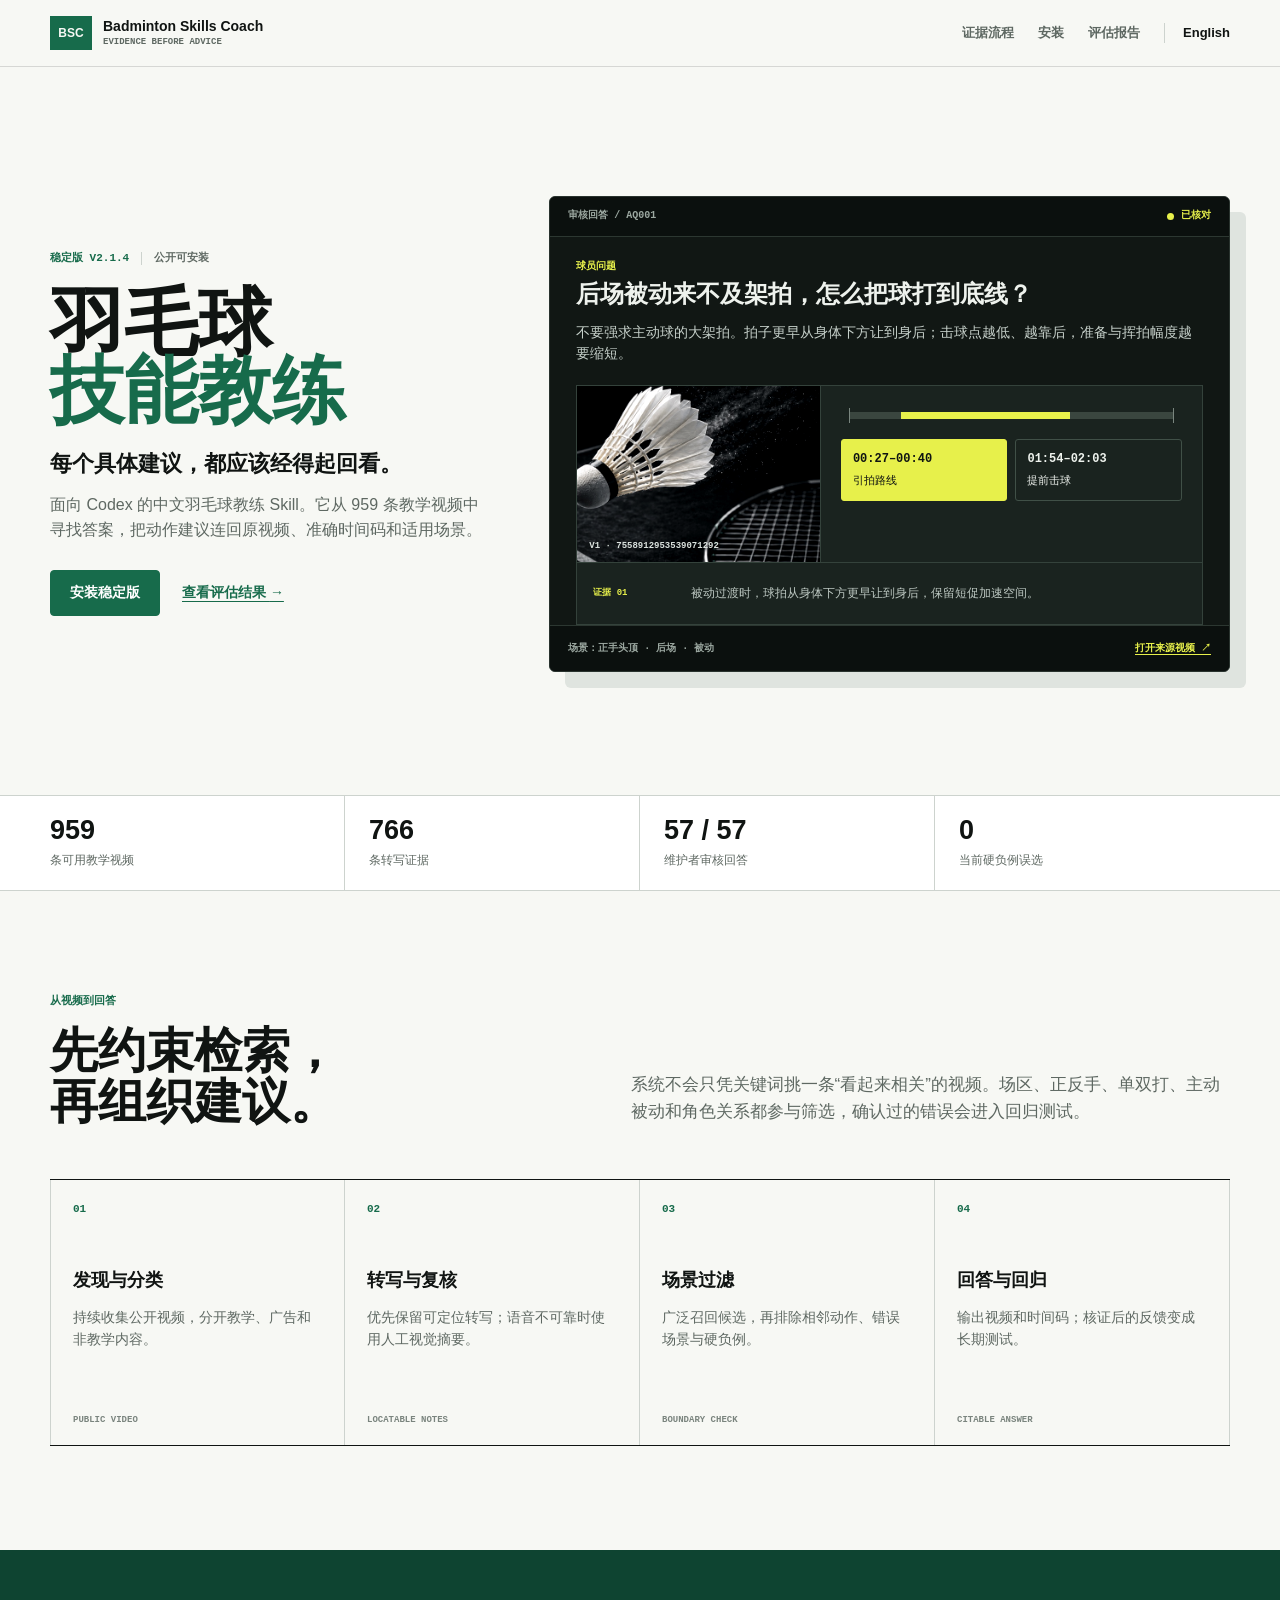
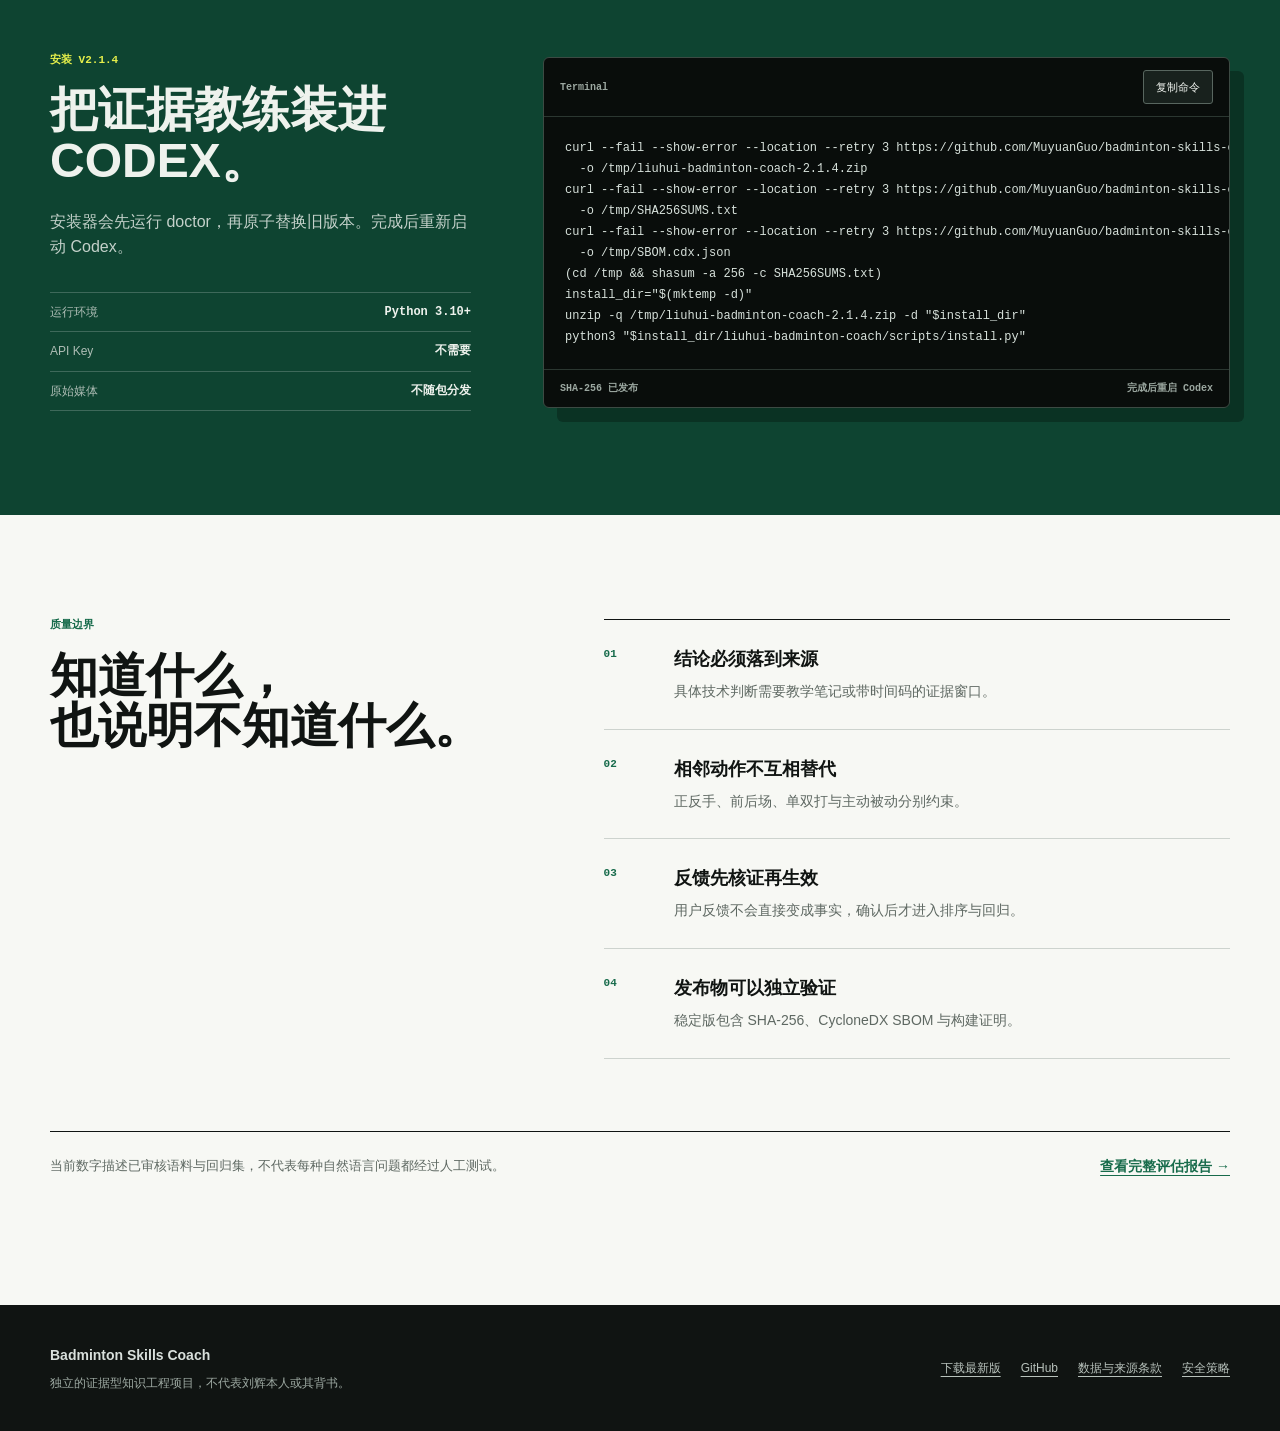
<file: docs/index.html>
<!doctype html>
<html lang="zh-CN">
<head>
  <meta charset="utf-8">
  <meta name="viewport" content="width=device-width, initial-scale=1">
  <title>Badminton Skills Coach｜可核对证据的羽毛球教练 Skill</title>
  <meta name="description" content="把刘辉羽毛球公开教学视频变成可检索、可引用、可回归验证的 Codex Skill，提供视频、时间戳与证据边界。">
  <meta property="og:type" content="website">
  <meta property="og:title" content="Badminton Skills Coach">
  <meta property="og:description" content="证据驱动的羽毛球视频知识库与 Codex Skill。">
  <meta property="og:image" content="https://muyuanguo.github.io/badminton-skills-coach/assets/social-preview.jpg">
  <meta property="og:url" content="https://muyuanguo.github.io/badminton-skills-coach/">
  <meta name="twitter:card" content="summary_large_image">
  <link rel="canonical" href="https://muyuanguo.github.io/badminton-skills-coach/">
  <link rel="alternate" hreflang="en" href="https://muyuanguo.github.io/badminton-skills-coach/en/">
  <link rel="alternate" hreflang="x-default" href="https://muyuanguo.github.io/badminton-skills-coach/">
  <link rel="icon" href="./favicon.svg" type="image/svg+xml">
  <link rel="stylesheet" href="./styles.css">
</head>
<body>
  <a class="skip-link" href="#main">跳到主要内容</a>
  <header class="site-header">
    <div class="shell nav-wrap">
      <a class="brand" href="#top" aria-label="Badminton Skills Coach 首页">
        <span class="brand-mark" aria-hidden="true">BSC</span>
        <span><strong>Badminton Skills Coach</strong><small>Evidence before advice</small></span>
      </a>
      <nav aria-label="主要导航">
        <a href="#method">证据流程</a>
        <a href="#install">安装</a>
        <a href="./evaluation/">评估报告</a>
        <a class="language-link" href="./en/" lang="en">English</a>
      </nav>
    </div>
  </header>

  <main id="main">
    <section class="hero" id="top">
      <div class="shell hero-grid">
        <div class="hero-copy">
          <p class="release-line"><span>稳定版 v2.1.4</span><span>公开可安装</span></p>
          <h1><span>羽毛球</span><span>技能教练</span></h1>
          <p class="hero-thesis">每个具体建议，都应该经得起回看。</p>
          <p class="lede">面向 Codex 的中文羽毛球教练 Skill。它从 959 条教学视频中寻找答案，把动作建议连回原视频、准确时间码和适用场景。</p>
          <div class="hero-actions">
            <a class="button primary" href="#install">安装稳定版</a>
            <a class="text-link" href="./evaluation/">查看评估结果 <span aria-hidden="true">→</span></a>
          </div>
        </div>

        <article class="review-desk" aria-labelledby="review-title">
          <div class="desk-bar">
            <span>审核回答 / AQ001</span>
            <span class="verified">已核对</span>
          </div>
          <div class="review-body">
            <p class="question-label">球员问题</p>
            <h2 id="review-title">后场被动来不及架拍，怎么把球打到底线？</h2>
            <p class="answer-summary">不要强求主动球的大架拍。拍子更早从身体下方让到身后；击球点越低、越靠后，准备与挥拍幅度越要缩短。</p>
            <div class="evidence-stage">
              <div class="video-frame" aria-hidden="true">
                <img src="./assets/social-preview.jpg" width="1280" height="640" alt="">
                <span class="frame-code">V1 · 7558912953539071292</span>
              </div>
              <div class="timeline" aria-label="视频证据时间轴">
                <div class="timeline-track" aria-hidden="true"><span></span></div>
                <div class="time-tabs" role="tablist" aria-label="选择证据片段">
                  <button type="button" role="tab" aria-selected="true" aria-controls="evidence-one" id="time-one" data-evidence-tab="evidence-one"><strong>00:27–00:40</strong><span>引拍路线</span></button>
                  <button type="button" role="tab" aria-selected="false" aria-controls="evidence-two" id="time-two" data-evidence-tab="evidence-two"><strong>01:54–02:03</strong><span>提前击球</span></button>
                </div>
              </div>
              <div class="evidence-note" id="evidence-one" role="tabpanel" aria-labelledby="time-one">
                <span>证据 01</span><p>被动过渡时，球拍从身体下方更早让到身后，保留短促加速空间。</p>
              </div>
              <div class="evidence-note" id="evidence-two" role="tabpanel" aria-labelledby="time-two" hidden>
                <span>证据 02</span><p>来球继续压深时，把接触点前移；不要用更大的动作补偿更晚的击球。</p>
              </div>
            </div>
          </div>
          <footer class="desk-footer">
            <span>场景：正手头顶 · 后场 · 被动</span>
            <a href="https://www.douyin.com/video/7558912953539071292" rel="noopener noreferrer">打开来源视频 <span aria-hidden="true">↗</span></a>
          </footer>
        </article>
      </div>
    </section>

    <section class="metrics" aria-label="项目质量基线">
      <div class="shell metric-row">
        <p><strong>959</strong><span>条可用教学视频</span></p>
        <p><strong>766</strong><span>条转写证据</span></p>
        <p><strong>57 / 57</strong><span>维护者审核回答</span></p>
        <p><strong>0</strong><span>当前硬负例误选</span></p>
      </div>
    </section>

    <section class="section method-section" id="method">
      <div class="shell split-heading">
        <div>
          <p class="eyebrow">从视频到回答</p>
          <h2>先约束检索，<br>再组织建议。</h2>
        </div>
        <p>系统不会只凭关键词挑一条“看起来相关”的视频。场区、正反手、单双打、主动被动和角色关系都参与筛选，确认过的错误会进入回归测试。</p>
      </div>
      <div class="shell process-table" role="list" aria-label="证据处理流程">
        <article role="listitem"><span class="process-index">01</span><h3>发现与分类</h3><p>持续收集公开视频，分开教学、广告和非教学内容。</p><small>PUBLIC VIDEO</small></article>
        <article role="listitem"><span class="process-index">02</span><h3>转写与复核</h3><p>优先保留可定位转写；语音不可靠时使用人工视觉摘要。</p><small>LOCATABLE NOTES</small></article>
        <article role="listitem"><span class="process-index">03</span><h3>场景过滤</h3><p>广泛召回候选，再排除相邻动作、错误场景与硬负例。</p><small>BOUNDARY CHECK</small></article>
        <article role="listitem"><span class="process-index">04</span><h3>回答与回归</h3><p>输出视频和时间码；核证后的反馈变成长期测试。</p><small>CITABLE ANSWER</small></article>
      </div>
    </section>

    <section class="section install-section" id="install">
      <div class="shell install-grid">
        <div class="install-copy">
          <p class="eyebrow">安装 v2.1.4</p>
          <h2>把证据教练装进 Codex。</h2>
          <p>安装器会先运行 doctor，再原子替换旧版本。完成后重新启动 Codex。</p>
          <dl class="requirements">
            <div><dt>运行环境</dt><dd>Python 3.10+</dd></div>
            <div><dt>API Key</dt><dd>不需要</dd></div>
            <div><dt>原始媒体</dt><dd>不随包分发</dd></div>
          </dl>
        </div>
        <div class="code-panel">
          <div class="code-toolbar"><span>Terminal</span><button type="button" data-copy-target="install-code">复制命令</button></div>
          <pre id="install-code"><code>curl --fail --show-error --location --retry 3 https://github.com/MuyuanGuo/badminton-skills-coach/releases/download/v2.1.4/liuhui-badminton-coach-2.1.4.zip \
  -o /tmp/liuhui-badminton-coach-2.1.4.zip
curl --fail --show-error --location --retry 3 https://github.com/MuyuanGuo/badminton-skills-coach/releases/download/v2.1.4/SHA256SUMS.txt \
  -o /tmp/SHA256SUMS.txt
curl --fail --show-error --location --retry 3 https://github.com/MuyuanGuo/badminton-skills-coach/releases/download/v2.1.4/SBOM.cdx.json \
  -o /tmp/SBOM.cdx.json
(cd /tmp &amp;&amp; shasum -a 256 -c SHA256SUMS.txt)
install_dir="$(mktemp -d)"
unzip -q /tmp/liuhui-badminton-coach-2.1.4.zip -d "$install_dir"
python3 "$install_dir/liuhui-badminton-coach/scripts/install.py"</code></pre>
          <div class="code-footer"><span>SHA-256 已发布</span><span>完成后重启 Codex</span></div>
        </div>
      </div>
    </section>

    <section class="section quality-section" id="quality">
      <div class="shell quality-layout">
        <div class="quality-title"><p class="eyebrow">质量边界</p><h2>知道什么，<br>也说明不知道什么。</h2></div>
        <div class="quality-list">
          <article><span>01</span><div><h3>结论必须落到来源</h3><p>具体技术判断需要教学笔记或带时间码的证据窗口。</p></div></article>
          <article><span>02</span><div><h3>相邻动作不互相替代</h3><p>正反手、前后场、单双打与主动被动分别约束。</p></div></article>
          <article><span>03</span><div><h3>反馈先核证再生效</h3><p>用户反馈不会直接变成事实，确认后才进入排序与回归。</p></div></article>
          <article><span>04</span><div><h3>发布物可以独立验证</h3><p>稳定版包含 SHA-256、CycloneDX SBOM 与构建证明。</p></div></article>
        </div>
      </div>
      <div class="shell evaluation-link"><p>当前数字描述已审核语料与回归集，不代表每种自然语言问题都经过人工测试。</p><a href="./evaluation/">查看完整评估报告 <span aria-hidden="true">→</span></a></div>
    </section>
  </main>

  <footer class="site-footer">
    <div class="shell footer-grid">
      <div><strong>Badminton Skills Coach</strong><p>独立的证据型知识工程项目，不代表刘辉本人或其背书。</p></div>
      <div class="footer-links"><a href="https://github.com/MuyuanGuo/badminton-skills-coach/releases/latest">下载最新版</a><a href="https://github.com/MuyuanGuo/badminton-skills-coach">GitHub</a><a href="https://github.com/MuyuanGuo/badminton-skills-coach/blob/main/LICENSE-DATA">数据与来源条款</a><a href="https://github.com/MuyuanGuo/badminton-skills-coach/blob/main/SECURITY.md">安全策略</a></div>
    </div>
  </footer>
  <script src="./site.js"></script>
</body>
</html>
</file>
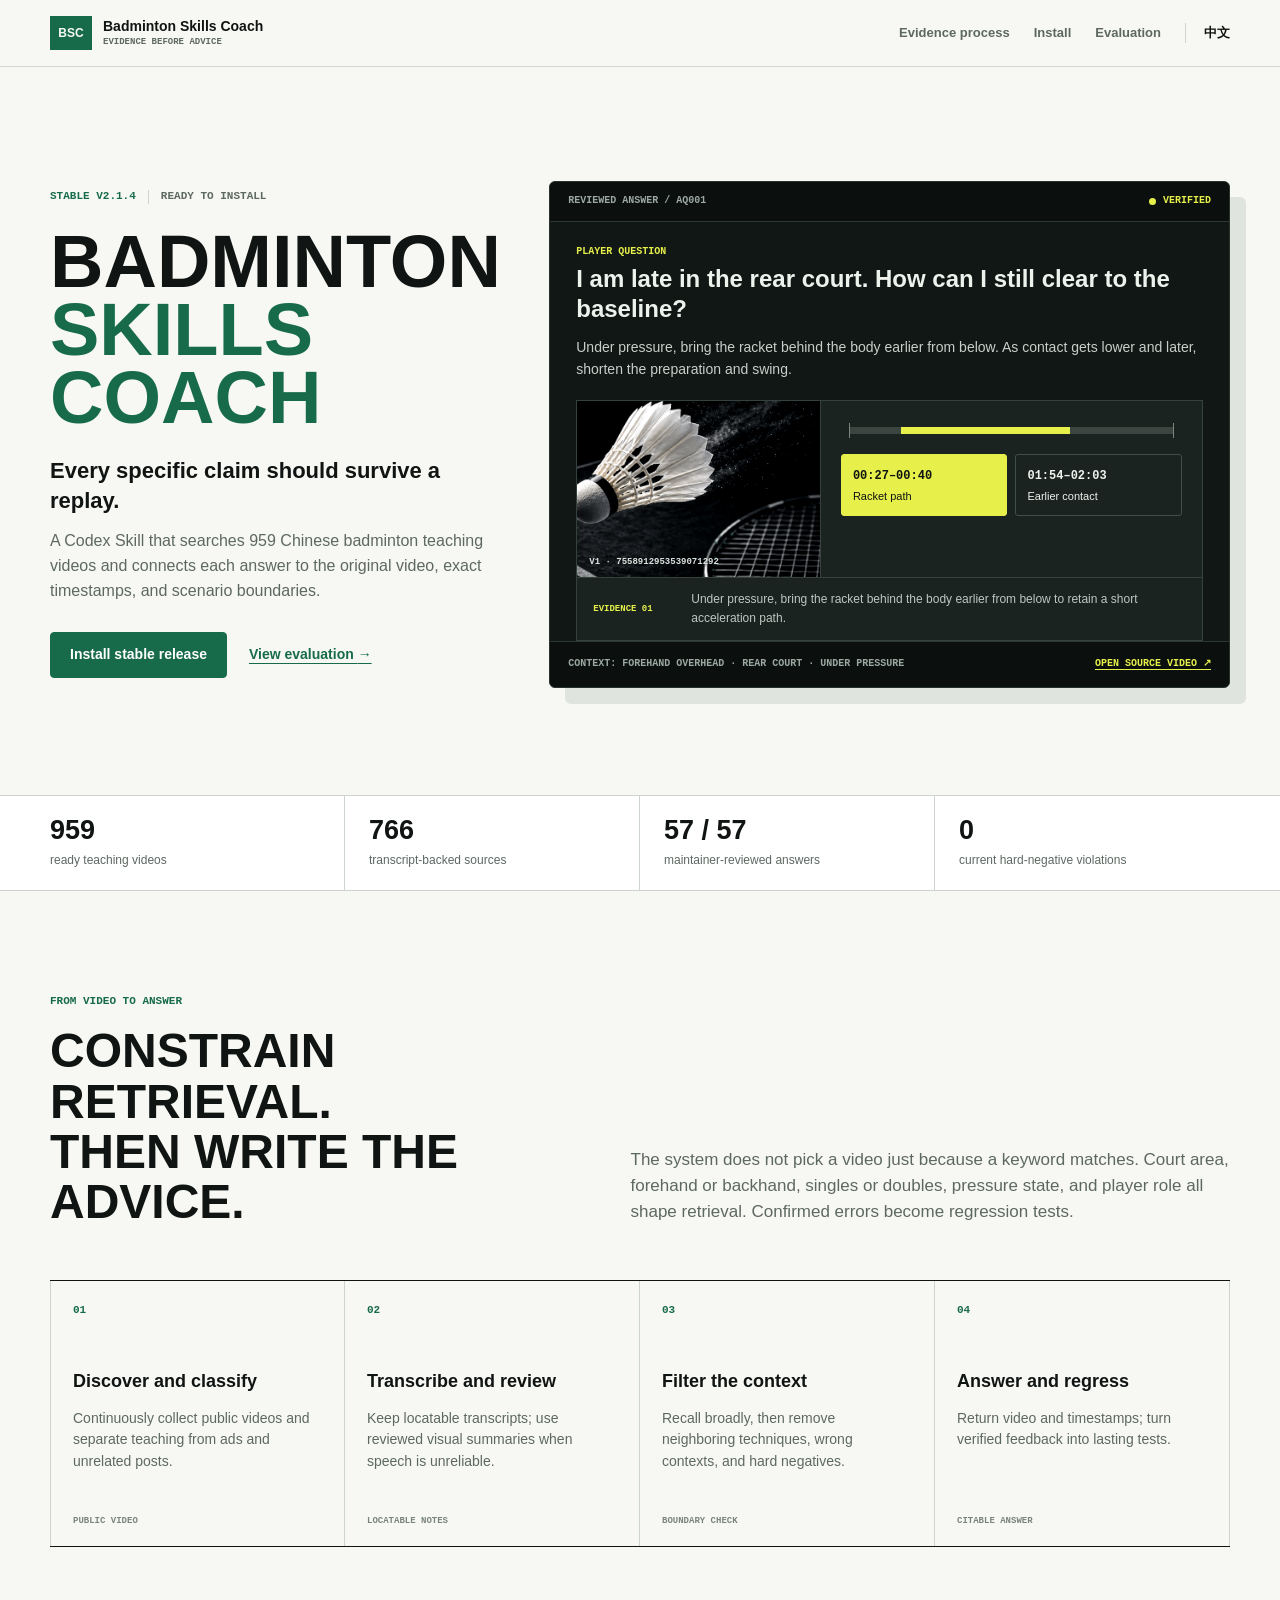
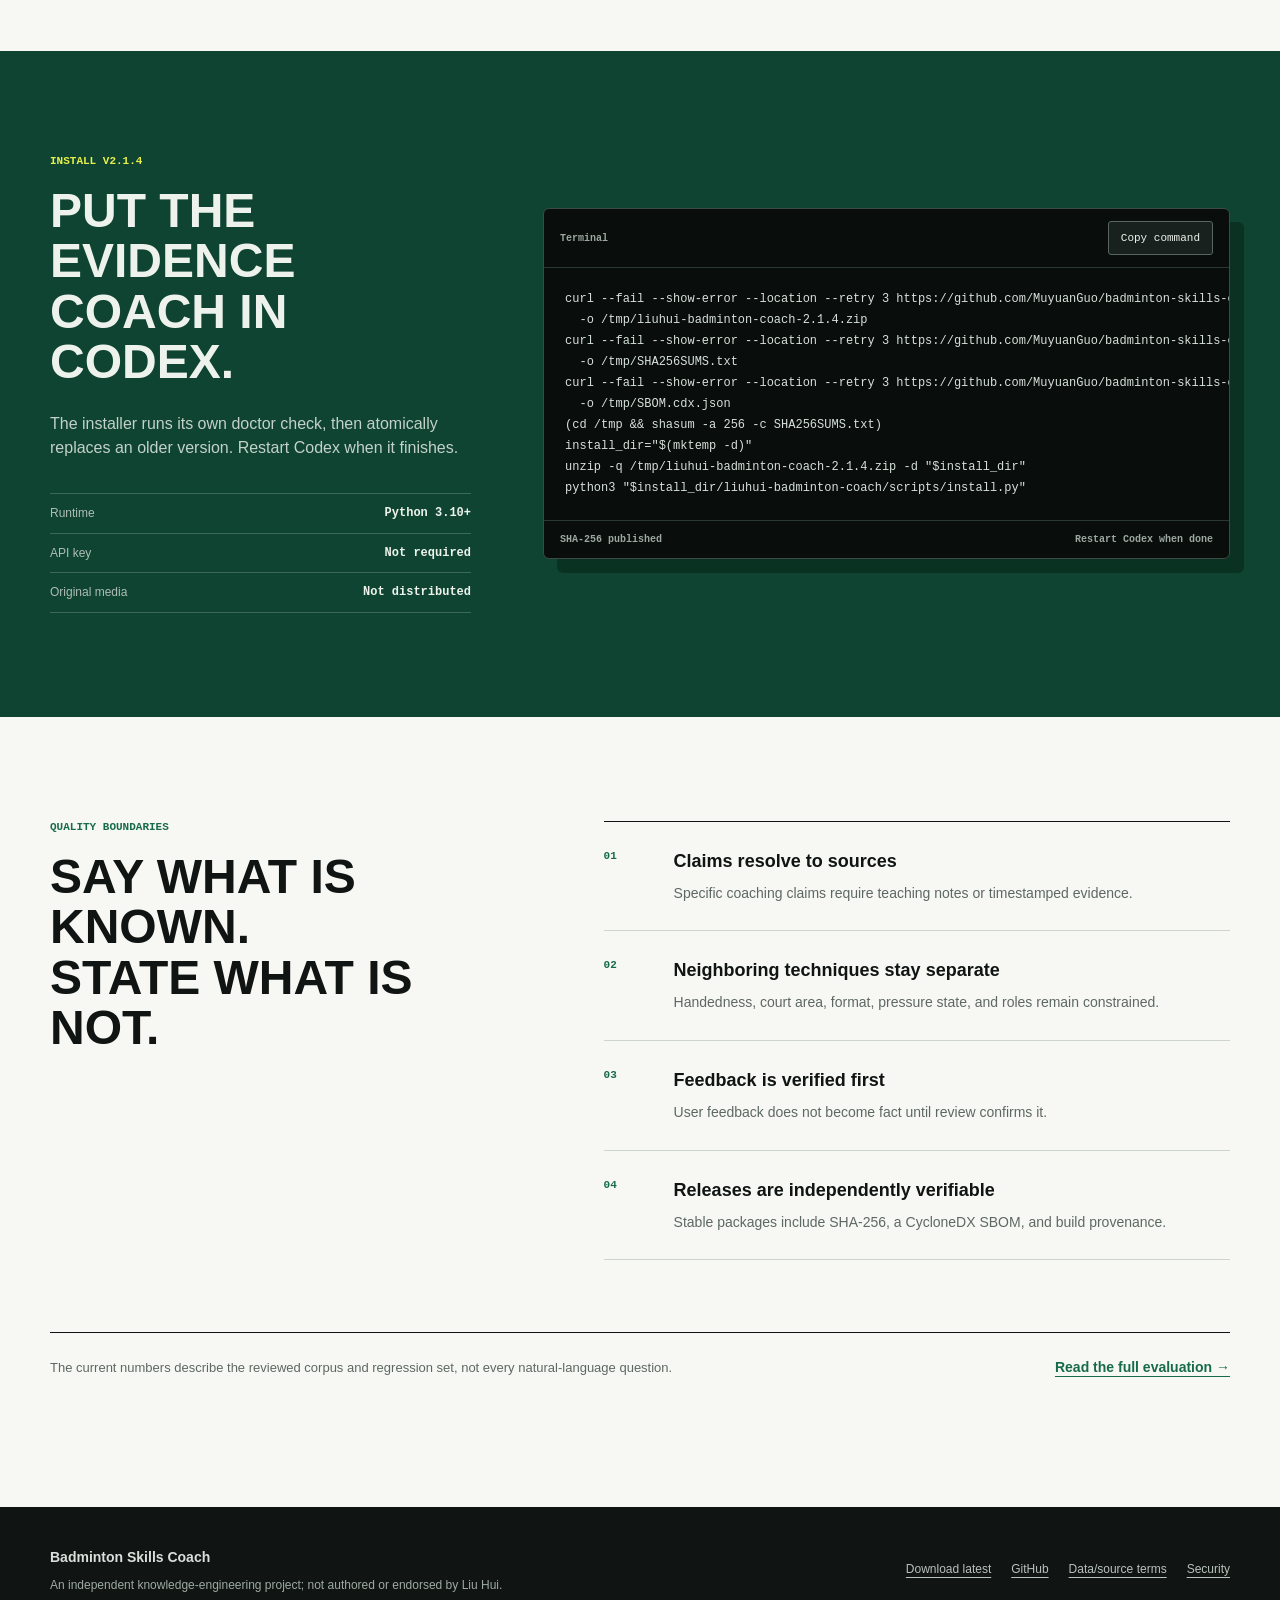
<file: docs/en/index.html>
<!doctype html>
<html lang="en">
<head>
  <meta charset="utf-8">
  <meta name="viewport" content="width=device-width, initial-scale=1">
  <title>Badminton Skills Coach | Traceable coaching evidence for Codex</title>
  <meta name="description" content="An evidence-backed Codex Skill that turns public Chinese badminton coaching videos into citable guidance with timestamps and explicit boundaries.">
  <meta property="og:type" content="website">
  <meta property="og:title" content="Badminton Skills Coach">
  <meta property="og:description" content="Evidence-backed badminton video knowledge for Codex.">
  <meta property="og:image" content="https://muyuanguo.github.io/badminton-skills-coach/assets/social-preview.jpg">
  <meta property="og:url" content="https://muyuanguo.github.io/badminton-skills-coach/en/">
  <meta name="twitter:card" content="summary_large_image">
  <link rel="canonical" href="https://muyuanguo.github.io/badminton-skills-coach/en/">
  <link rel="alternate" hreflang="zh-CN" href="https://muyuanguo.github.io/badminton-skills-coach/">
  <link rel="alternate" hreflang="x-default" href="https://muyuanguo.github.io/badminton-skills-coach/">
  <link rel="icon" href="../favicon.svg" type="image/svg+xml">
  <link rel="stylesheet" href="../styles.css">
</head>
<body>
  <a class="skip-link" href="#main">Skip to content</a>
  <header class="site-header">
    <div class="shell nav-wrap">
      <a class="brand" href="#top" aria-label="Badminton Skills Coach home"><span class="brand-mark" aria-hidden="true">BSC</span><span><strong>Badminton Skills Coach</strong><small>Evidence before advice</small></span></a>
      <nav aria-label="Main navigation"><a href="#method">Evidence process</a><a href="#install">Install</a><a href="../evaluation/">Evaluation</a><a class="language-link" href="../" lang="zh-CN">中文</a></nav>
    </div>
  </header>

  <main id="main">
    <section class="hero" id="top">
      <div class="shell hero-grid">
        <div class="hero-copy">
          <p class="release-line"><span>Stable v2.1.4</span><span>Ready to install</span></p>
          <h1><span>Badminton</span><span>Skills Coach</span></h1>
          <p class="hero-thesis">Every specific claim should survive a replay.</p>
          <p class="lede">A Codex Skill that searches 959 Chinese badminton teaching videos and connects each answer to the original video, exact timestamps, and scenario boundaries.</p>
          <div class="hero-actions"><a class="button primary" href="#install">Install stable release</a><a class="text-link" href="../evaluation/">View evaluation <span aria-hidden="true">→</span></a></div>
        </div>

        <article class="review-desk" aria-labelledby="review-title">
          <div class="desk-bar"><span>Reviewed answer / AQ001</span><span class="verified">Verified</span></div>
          <div class="review-body">
            <p class="question-label">Player question</p>
            <h2 id="review-title">I am late in the rear court. How can I still clear to the baseline?</h2>
            <p class="answer-summary">Under pressure, bring the racket behind the body earlier from below. As contact gets lower and later, shorten the preparation and swing.</p>
            <div class="evidence-stage">
              <div class="video-frame" aria-hidden="true"><img src="../assets/social-preview.jpg" width="1280" height="640" alt=""><span class="frame-code">V1 · 7558912953539071292</span></div>
              <div class="timeline" aria-label="Video evidence timeline">
                <div class="timeline-track" aria-hidden="true"><span></span></div>
                <div class="time-tabs" role="tablist" aria-label="Choose evidence segment">
                  <button type="button" role="tab" aria-selected="true" aria-controls="evidence-one" id="time-one" data-evidence-tab="evidence-one"><strong>00:27–00:40</strong><span>Racket path</span></button>
                  <button type="button" role="tab" aria-selected="false" aria-controls="evidence-two" id="time-two" data-evidence-tab="evidence-two"><strong>01:54–02:03</strong><span>Earlier contact</span></button>
                </div>
              </div>
              <div class="evidence-note" id="evidence-one" role="tabpanel" aria-labelledby="time-one"><span>Evidence 01</span><p>Under pressure, bring the racket behind the body earlier from below to retain a short acceleration path.</p></div>
              <div class="evidence-note" id="evidence-two" role="tabpanel" aria-labelledby="time-two" hidden><span>Evidence 02</span><p>As the feed gets deeper, move contact earlier instead of compensating for lateness with a bigger swing.</p></div>
            </div>
          </div>
          <footer class="desk-footer"><span>Context: forehand overhead · rear court · under pressure</span><a href="https://www.douyin.com/video/7558912953539071292" rel="noopener noreferrer">Open source video <span aria-hidden="true">↗</span></a></footer>
        </article>
      </div>
    </section>

    <section class="metrics" aria-label="Project quality baseline"><div class="shell metric-row"><p><strong>959</strong><span>ready teaching videos</span></p><p><strong>766</strong><span>transcript-backed sources</span></p><p><strong>57 / 57</strong><span>maintainer-reviewed answers</span></p><p><strong>0</strong><span>current hard-negative violations</span></p></div></section>

    <section class="section method-section" id="method">
      <div class="shell split-heading"><div><p class="eyebrow">From video to answer</p><h2>Constrain retrieval.<br>Then write the advice.</h2></div><p>The system does not pick a video just because a keyword matches. Court area, forehand or backhand, singles or doubles, pressure state, and player role all shape retrieval. Confirmed errors become regression tests.</p></div>
      <div class="shell process-table" role="list" aria-label="Evidence processing pipeline">
        <article role="listitem"><span class="process-index">01</span><h3>Discover and classify</h3><p>Continuously collect public videos and separate teaching from ads and unrelated posts.</p><small>PUBLIC VIDEO</small></article>
        <article role="listitem"><span class="process-index">02</span><h3>Transcribe and review</h3><p>Keep locatable transcripts; use reviewed visual summaries when speech is unreliable.</p><small>LOCATABLE NOTES</small></article>
        <article role="listitem"><span class="process-index">03</span><h3>Filter the context</h3><p>Recall broadly, then remove neighboring techniques, wrong contexts, and hard negatives.</p><small>BOUNDARY CHECK</small></article>
        <article role="listitem"><span class="process-index">04</span><h3>Answer and regress</h3><p>Return video and timestamps; turn verified feedback into lasting tests.</p><small>CITABLE ANSWER</small></article>
      </div>
    </section>

    <section class="section install-section" id="install">
      <div class="shell install-grid">
        <div class="install-copy"><p class="eyebrow">Install v2.1.4</p><h2>Put the evidence coach in Codex.</h2><p>The installer runs its own doctor check, then atomically replaces an older version. Restart Codex when it finishes.</p><dl class="requirements"><div><dt>Runtime</dt><dd>Python 3.10+</dd></div><div><dt>API key</dt><dd>Not required</dd></div><div><dt>Original media</dt><dd>Not distributed</dd></div></dl></div>
        <div class="code-panel"><div class="code-toolbar"><span>Terminal</span><button type="button" data-copy-target="install-code">Copy command</button></div><pre id="install-code"><code>curl --fail --show-error --location --retry 3 https://github.com/MuyuanGuo/badminton-skills-coach/releases/download/v2.1.4/liuhui-badminton-coach-2.1.4.zip \
  -o /tmp/liuhui-badminton-coach-2.1.4.zip
curl --fail --show-error --location --retry 3 https://github.com/MuyuanGuo/badminton-skills-coach/releases/download/v2.1.4/SHA256SUMS.txt \
  -o /tmp/SHA256SUMS.txt
curl --fail --show-error --location --retry 3 https://github.com/MuyuanGuo/badminton-skills-coach/releases/download/v2.1.4/SBOM.cdx.json \
  -o /tmp/SBOM.cdx.json
(cd /tmp &amp;&amp; shasum -a 256 -c SHA256SUMS.txt)
install_dir="$(mktemp -d)"
unzip -q /tmp/liuhui-badminton-coach-2.1.4.zip -d "$install_dir"
python3 "$install_dir/liuhui-badminton-coach/scripts/install.py"</code></pre><div class="code-footer"><span>SHA-256 published</span><span>Restart Codex when done</span></div></div>
      </div>
    </section>

    <section class="section quality-section" id="quality">
      <div class="shell quality-layout"><div class="quality-title"><p class="eyebrow">Quality boundaries</p><h2>Say what is known.<br>State what is not.</h2></div><div class="quality-list"><article><span>01</span><div><h3>Claims resolve to sources</h3><p>Specific coaching claims require teaching notes or timestamped evidence.</p></div></article><article><span>02</span><div><h3>Neighboring techniques stay separate</h3><p>Handedness, court area, format, pressure state, and roles remain constrained.</p></div></article><article><span>03</span><div><h3>Feedback is verified first</h3><p>User feedback does not become fact until review confirms it.</p></div></article><article><span>04</span><div><h3>Releases are independently verifiable</h3><p>Stable packages include SHA-256, a CycloneDX SBOM, and build provenance.</p></div></article></div></div>
      <div class="shell evaluation-link"><p>The current numbers describe the reviewed corpus and regression set, not every natural-language question.</p><a href="../evaluation/">Read the full evaluation <span aria-hidden="true">→</span></a></div>
    </section>
  </main>

  <footer class="site-footer"><div class="shell footer-grid"><div><strong>Badminton Skills Coach</strong><p>An independent knowledge-engineering project; not authored or endorsed by Liu Hui.</p></div><div class="footer-links"><a href="https://github.com/MuyuanGuo/badminton-skills-coach/releases/latest">Download latest</a><a href="https://github.com/MuyuanGuo/badminton-skills-coach">GitHub</a><a href="https://github.com/MuyuanGuo/badminton-skills-coach/blob/main/LICENSE-DATA">Data/source terms</a><a href="https://github.com/MuyuanGuo/badminton-skills-coach/blob/main/SECURITY.en.md">Security</a></div></div></footer>
  <script src="../site.js"></script>
</body>
</html>
</file>
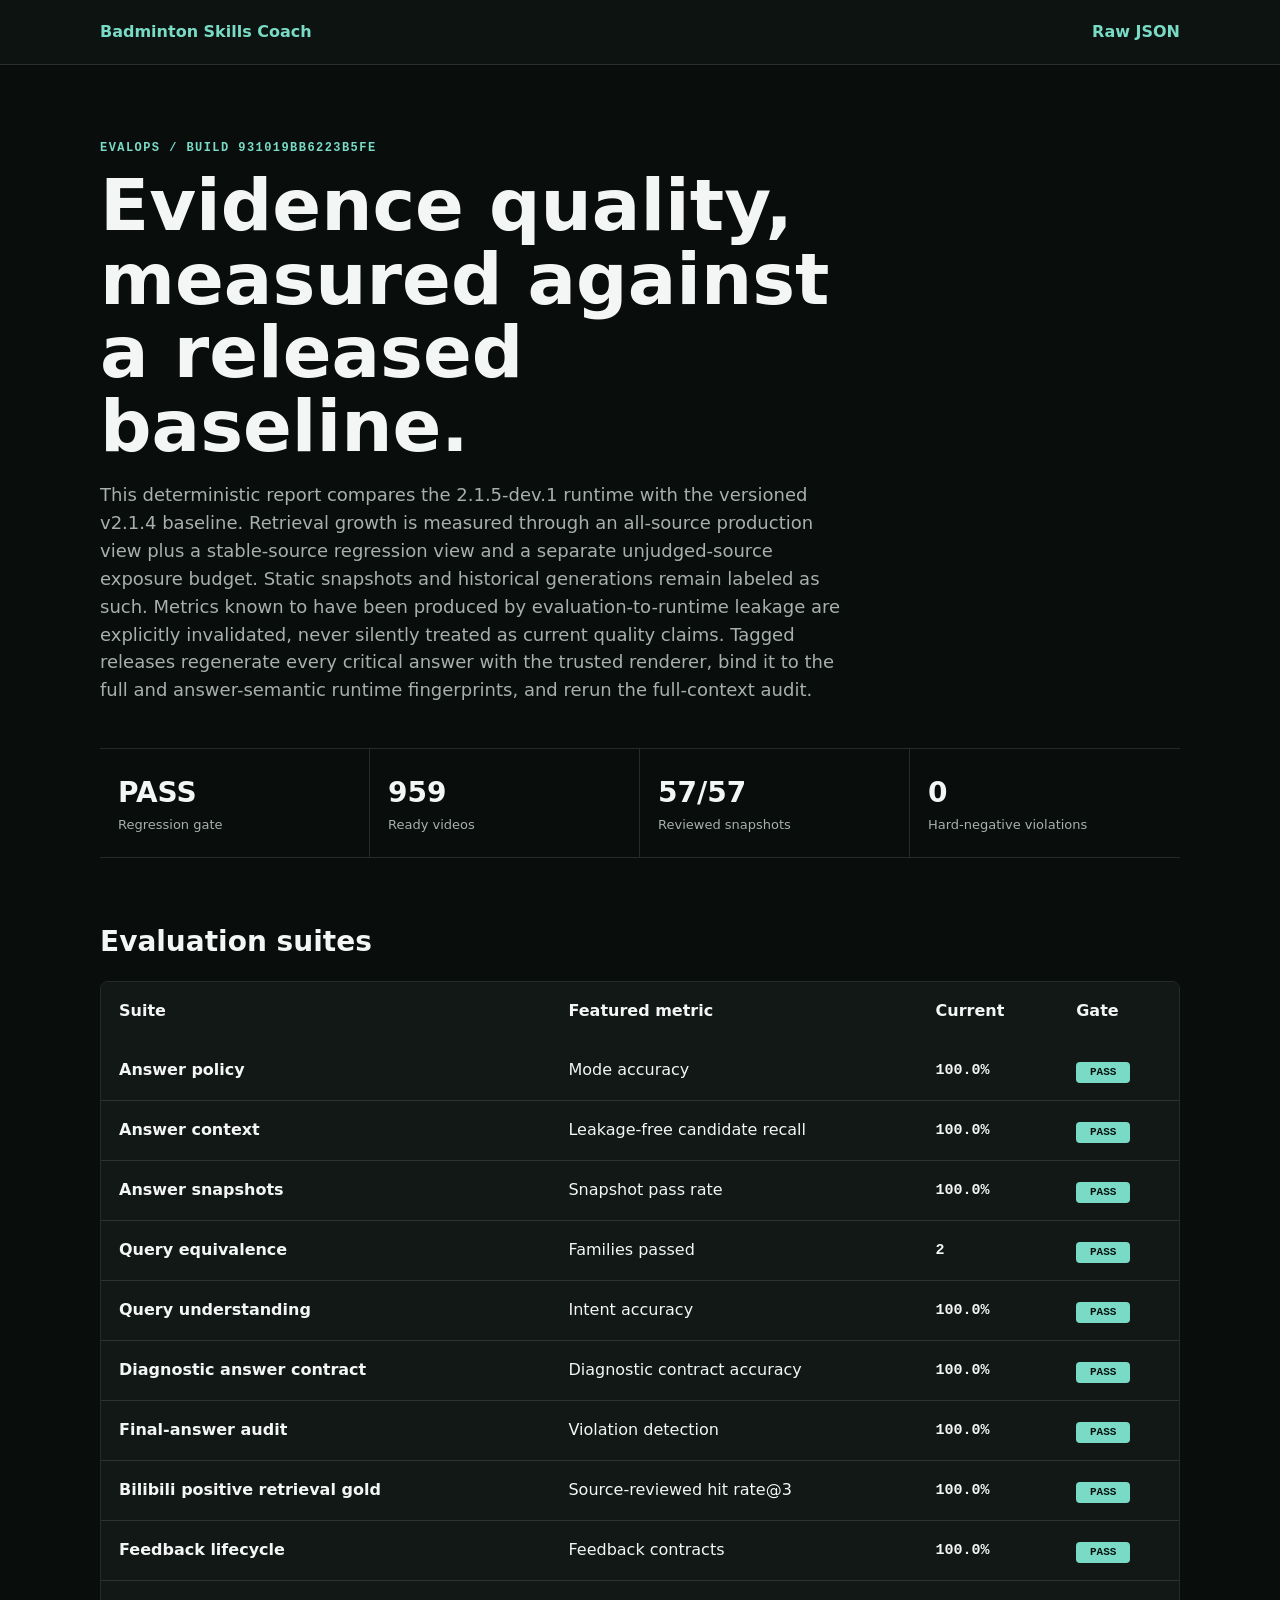
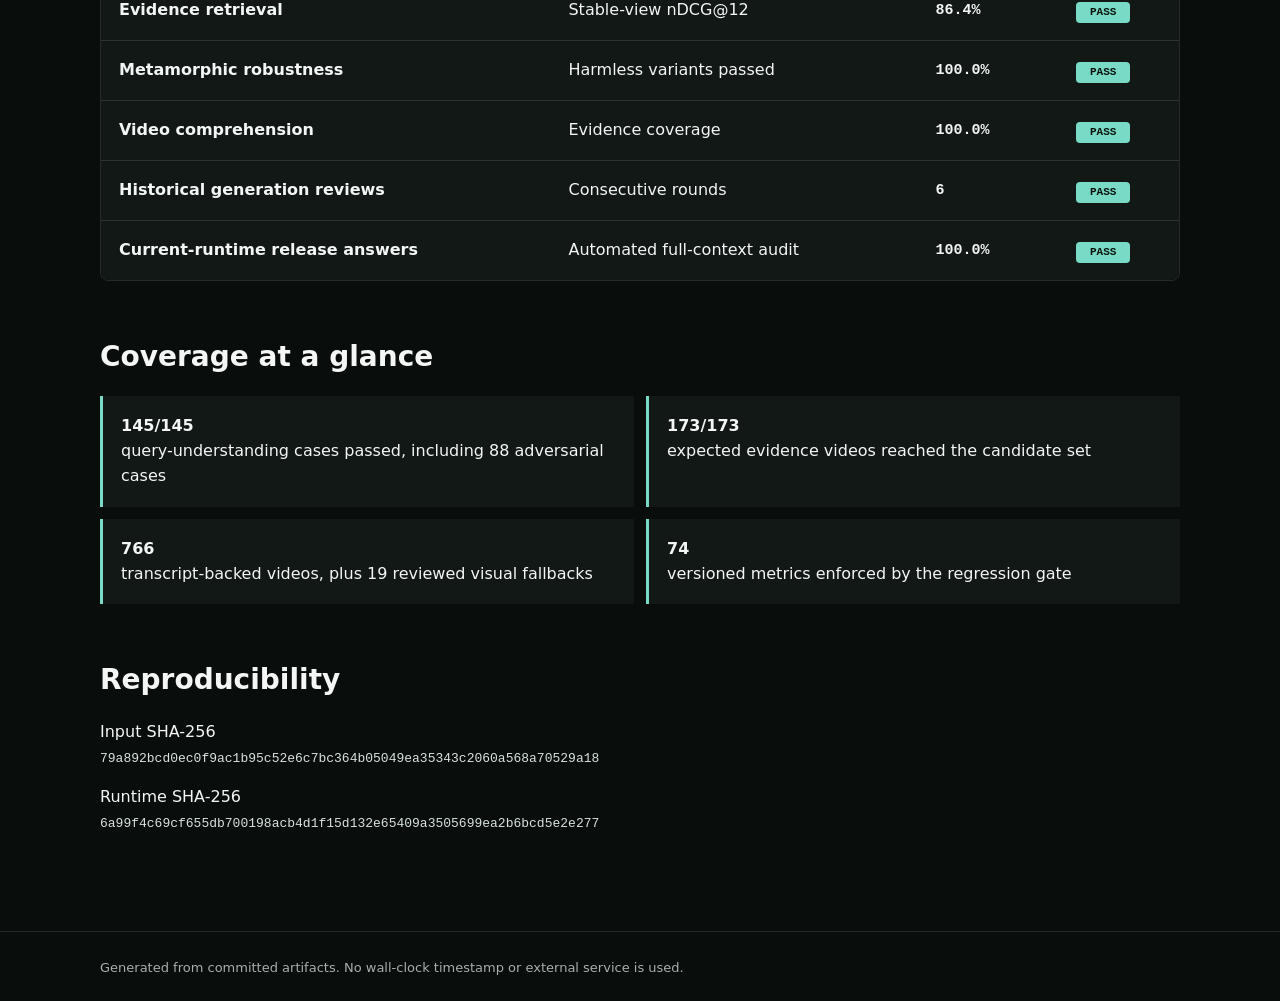
<file: docs/evaluation/index.html>
<!doctype html>
<html lang="en">
<head>
  <meta charset="utf-8">
  <meta name="viewport" content="width=device-width, initial-scale=1">
  <meta name="description" content="Deterministic evaluation report for Badminton Skills Coach.">
  <title>Evaluation Report | Badminton Skills Coach</title>
  <link rel="icon" href="../favicon.svg" type="image/svg+xml">
  <style>
    :root { color-scheme: dark; font-family: Inter, ui-sans-serif, system-ui, sans-serif; --bg:#090d0c; --panel:#111816; --ink:#f3f6f4; --muted:#a7b0ac; --line:rgba(255,255,255,.12); --mint:#79dbc5; --yellow:#f3dc55; }
    * { box-sizing:border-box; } body { margin:0; color:var(--ink); background:var(--bg); line-height:1.55; } a { color:var(--mint); } a:focus-visible { outline:3px solid var(--yellow); outline-offset:3px; } .shell { width:min(1080px,calc(100% - 32px)); margin:auto; } .skip-link { position:fixed; left:8px; top:8px; transform:translateY(-180%); padding:8px 12px; color:#07110e; background:var(--yellow); z-index:5; } .skip-link:focus { transform:none; }
    header { border-bottom:1px solid var(--line); background:#0d1311; } nav { min-height:64px; display:flex; align-items:center; justify-content:space-between; gap:20px; } nav a { text-decoration:none; font-weight:750; }
    main { padding:64px 0 80px; } .eyebrow { color:var(--mint); font:800 12px/1.2 ui-monospace,monospace; text-transform:uppercase; letter-spacing:.12em; } h1 { max-width:780px; margin:14px 0 18px; font-size:clamp(38px,7vw,72px); line-height:1.02; letter-spacing:0; } .lede { max-width:760px; color:var(--muted); font-size:18px; }
    .summary { display:grid; grid-template-columns:repeat(4,1fr); margin:44px 0 62px; border-block:1px solid var(--line); } .summary div { padding:22px 18px; border-right:1px solid var(--line); } .summary div:last-child { border:0; } .summary strong,.summary span { display:block; } .summary strong { font-size:28px; } .summary span { color:var(--muted); font-size:13px; }
    h2 { margin:54px 0 18px; font-size:28px; letter-spacing:0; } .table-wrap { overflow-x:auto; border:1px solid var(--line); border-radius:8px; } table { width:100%; border-collapse:collapse; background:var(--panel); } th,td { padding:17px 18px; text-align:left; border-bottom:1px solid var(--line); white-space:nowrap; } tr:last-child th,tr:last-child td { border-bottom:0; } td.value { font:750 15px/1 ui-monospace,monospace; } .status { display:inline-block; min-width:54px; padding:5px 8px; border-radius:4px; text-align:center; font:800 11px/1 ui-monospace,monospace; } .pass { color:#07110e; background:var(--mint); } .fail,.review { color:#1a1400; background:var(--yellow); }
    .provenance { display:grid; grid-template-columns:1fr 1fr; gap:12px; } .provenance div { padding:18px; border-left:3px solid var(--mint); background:var(--panel); } code { color:#d8e3df; overflow-wrap:anywhere; } footer { padding:26px 0; color:var(--muted); border-top:1px solid var(--line); font-size:13px; }
    @media(max-width:700px) { main { padding-top:42px; } .summary { grid-template-columns:1fr 1fr; } .summary div:nth-child(2) { border-right:0; } .summary div:nth-child(-n+2) { border-bottom:1px solid var(--line); } .provenance { grid-template-columns:1fr; } .table-wrap { overflow:visible; border:0; } table,tbody,tr,th,td { display:block; } thead { display:none; } tbody tr { display:grid; grid-template-columns:1fr auto; gap:8px 16px; margin-bottom:10px; padding:16px; border:1px solid var(--line); border-radius:8px; } tbody th,tbody td { padding:0; border:0; white-space:normal; } tbody th { grid-column:1; grid-row:1; } tbody td:nth-of-type(1) { grid-column:1; grid-row:2; color:var(--muted); } tbody td:nth-of-type(2) { grid-column:2; grid-row:2; } tbody td:nth-of-type(3) { grid-column:2; grid-row:1; } }
  </style>
</head>
<body>
  <a class="skip-link" href="#main">Skip to content</a>
  <header><nav class="shell" aria-label="Evaluation navigation"><a href="../">Badminton Skills Coach</a><a href="https://github.com/MuyuanGuo/badminton-skills-coach/blob/main/data/evaluation/evaluation_report.json">Raw JSON</a></nav></header>
  <main class="shell" id="main">
    <p class="eyebrow">EvalOps / build 931019bb6223b5fe</p>
    <h1>Evidence quality, measured against a released baseline.</h1>
    <p class="lede">This deterministic report compares the 2.1.5-dev.1 runtime with the versioned v2.1.4 baseline. Retrieval growth is measured through an all-source production view plus a stable-source regression view and a separate unjudged-source exposure budget. Static snapshots and historical generations remain labeled as such. Metrics known to have been produced by evaluation-to-runtime leakage are explicitly invalidated, never silently treated as current quality claims. Tagged releases regenerate every critical answer with the trusted renderer, bind it to the full and answer-semantic runtime fingerprints, and rerun the full-context audit.</p>
    <section class="summary" aria-label="Evaluation summary">
      <div><strong>PASS</strong><span>Regression gate</span></div>
      <div><strong>959</strong><span>Ready videos</span></div>
      <div><strong>57/57</strong><span>Reviewed snapshots</span></div>
      <div><strong>0</strong><span>Hard-negative violations</span></div>
    </section>
    <h2>Evaluation suites</h2>
    <div class="table-wrap"><table><thead><tr><th>Suite</th><th>Featured metric</th><th>Current</th><th>Gate</th></tr></thead><tbody><tr><th scope="row">Answer policy</th><td>Mode accuracy</td><td class="value">100.0%</td><td><span class="status pass">PASS</span></td></tr><tr><th scope="row">Answer context</th><td>Leakage-free candidate recall</td><td class="value">100.0%</td><td><span class="status pass">PASS</span></td></tr><tr><th scope="row">Answer snapshots</th><td>Snapshot pass rate</td><td class="value">100.0%</td><td><span class="status pass">PASS</span></td></tr><tr><th scope="row">Query equivalence</th><td>Families passed</td><td class="value">2</td><td><span class="status pass">PASS</span></td></tr><tr><th scope="row">Query understanding</th><td>Intent accuracy</td><td class="value">100.0%</td><td><span class="status pass">PASS</span></td></tr><tr><th scope="row">Diagnostic answer contract</th><td>Diagnostic contract accuracy</td><td class="value">100.0%</td><td><span class="status pass">PASS</span></td></tr><tr><th scope="row">Final-answer audit</th><td>Violation detection</td><td class="value">100.0%</td><td><span class="status pass">PASS</span></td></tr><tr><th scope="row">Bilibili positive retrieval gold</th><td>Source-reviewed hit rate@3</td><td class="value">100.0%</td><td><span class="status pass">PASS</span></td></tr><tr><th scope="row">Feedback lifecycle</th><td>Feedback contracts</td><td class="value">100.0%</td><td><span class="status pass">PASS</span></td></tr><tr><th scope="row">Evidence retrieval</th><td>Stable-view nDCG@12</td><td class="value">86.4%</td><td><span class="status pass">PASS</span></td></tr><tr><th scope="row">Metamorphic robustness</th><td>Harmless variants passed</td><td class="value">100.0%</td><td><span class="status pass">PASS</span></td></tr><tr><th scope="row">Video comprehension</th><td>Evidence coverage</td><td class="value">100.0%</td><td><span class="status pass">PASS</span></td></tr><tr><th scope="row">Historical generation reviews</th><td>Consecutive rounds</td><td class="value">6</td><td><span class="status pass">PASS</span></td></tr><tr><th scope="row">Current-runtime release answers</th><td>Automated full-context audit</td><td class="value">100.0%</td><td><span class="status pass">PASS</span></td></tr></tbody></table></div>
    <h2>Coverage at a glance</h2>
    <div class="provenance">
      <div><strong>145/145</strong><br><span>query-understanding cases passed, including 88 adversarial cases</span></div>
      <div><strong>173/173</strong><br><span>expected evidence videos reached the candidate set</span></div>
      <div><strong>766</strong><br><span>transcript-backed videos, plus 19 reviewed visual fallbacks</span></div>
      <div><strong>74</strong><br><span>versioned metrics enforced by the regression gate</span></div>
    </div>
    <h2>Reproducibility</h2>
    <p>Input SHA-256<br><code>79a892bcd0ec0f9ac1b95c52e6c7bc364b05049ea35343c2060a568a70529a18</code></p>
    <p>Runtime SHA-256<br><code>6a99f4c69cf655db700198acb4d1f15d132e65409a3505699ea2b6bcd5e2e277</code></p>
  </main>
  <footer><div class="shell">Generated from committed artifacts. No wall-clock timestamp or external service is used.</div></footer>
</body>
</html>
</file>
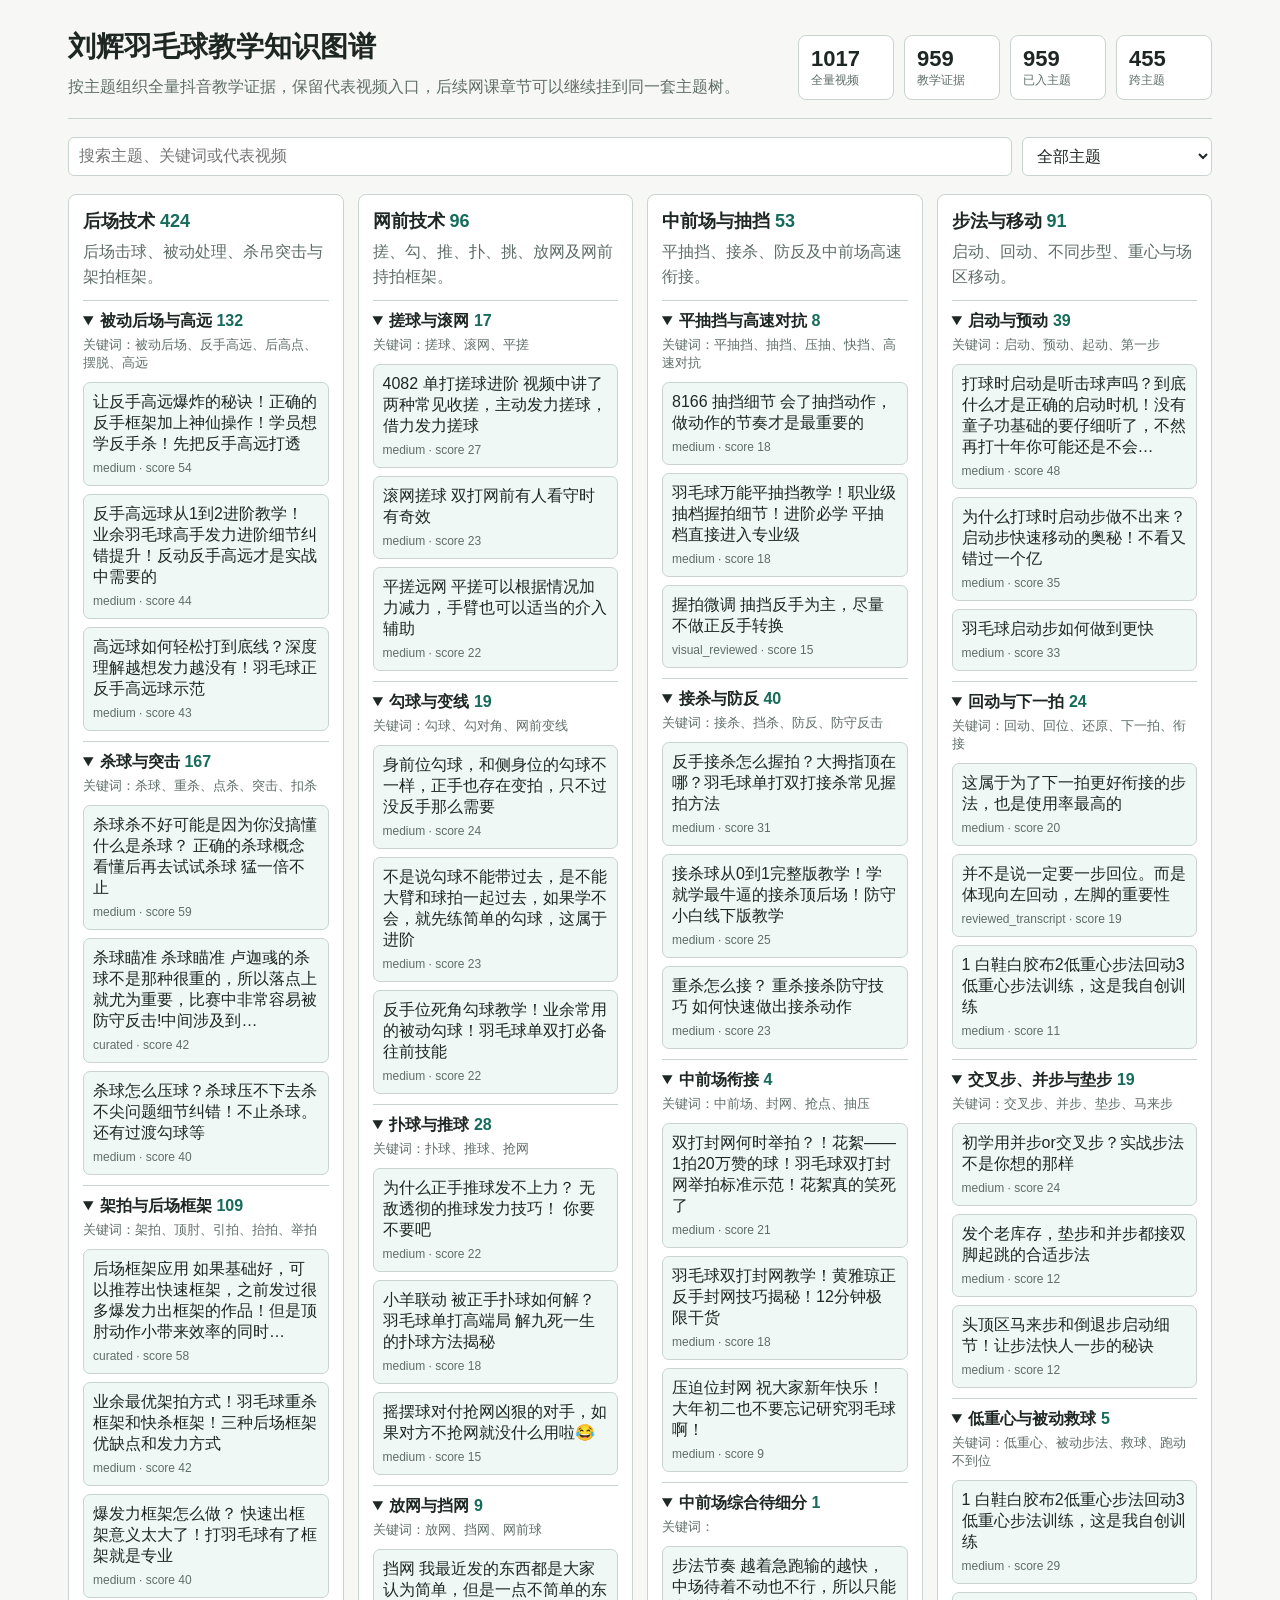
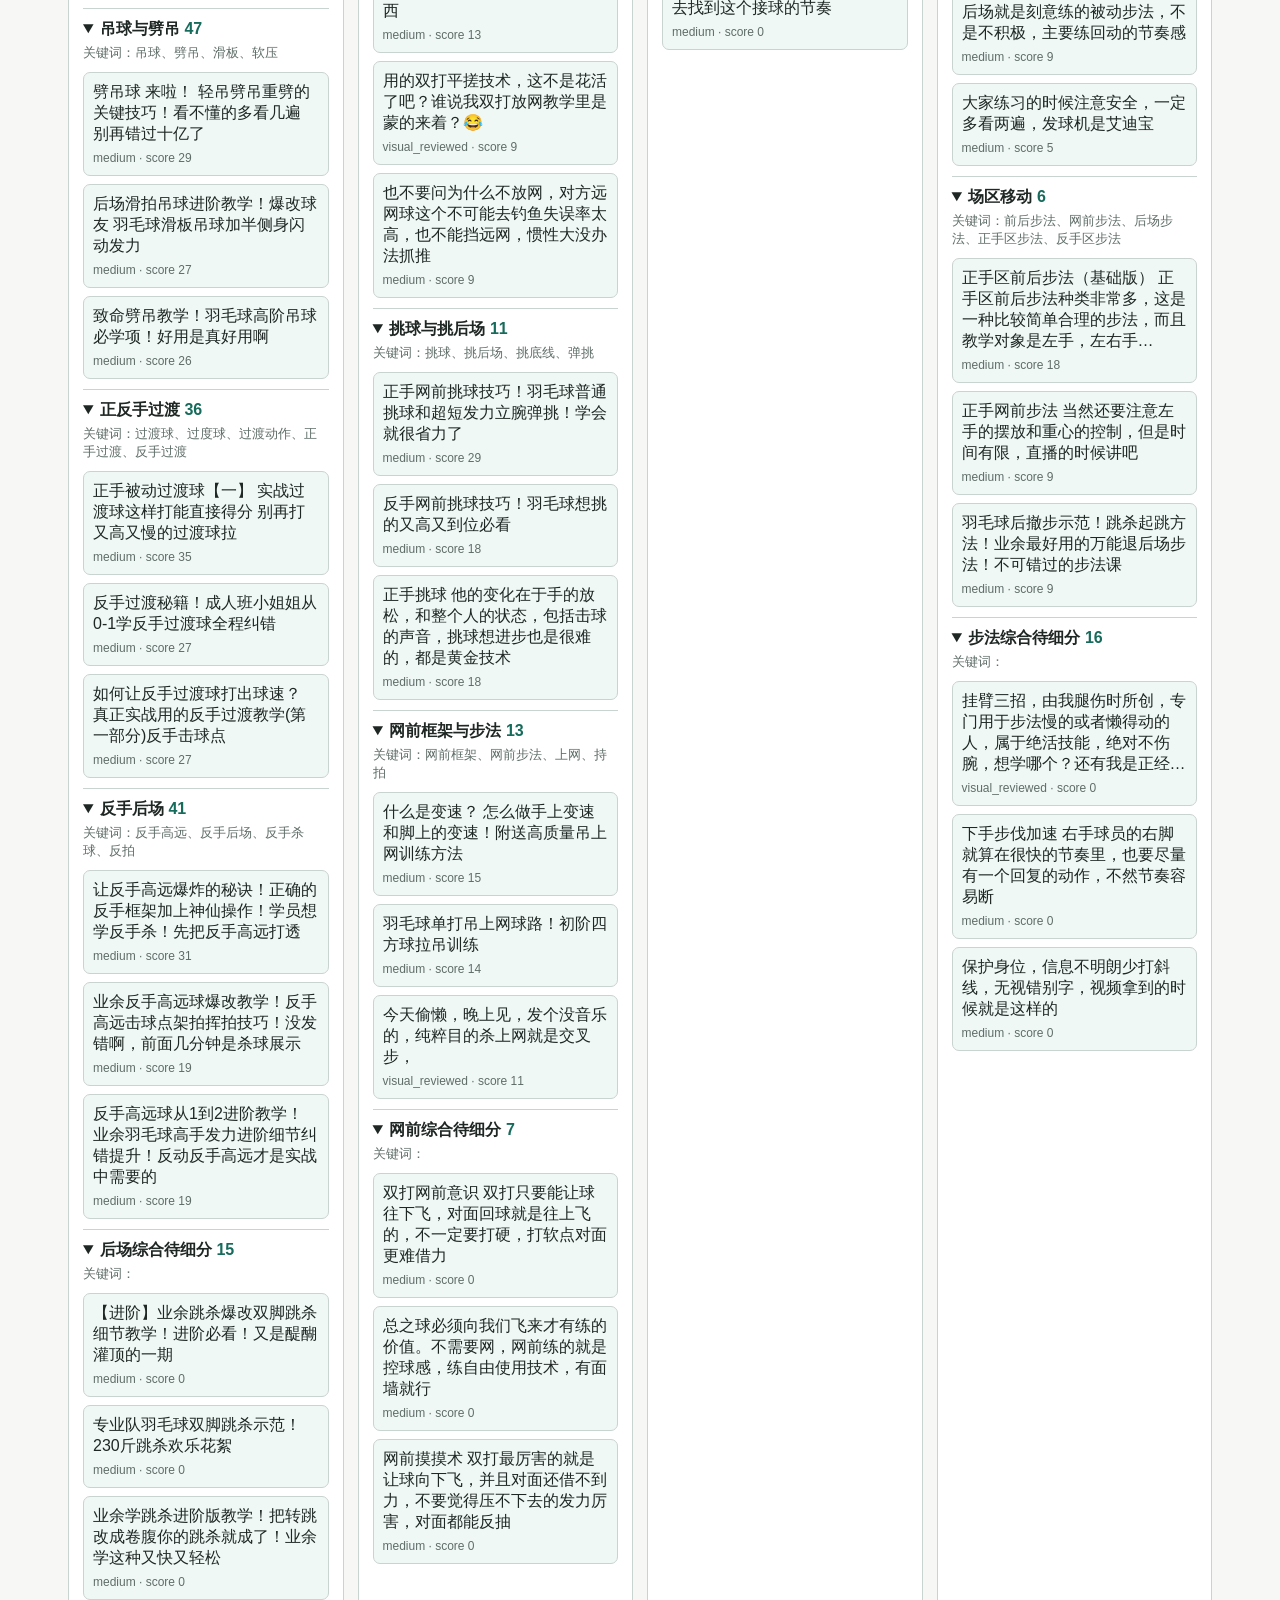
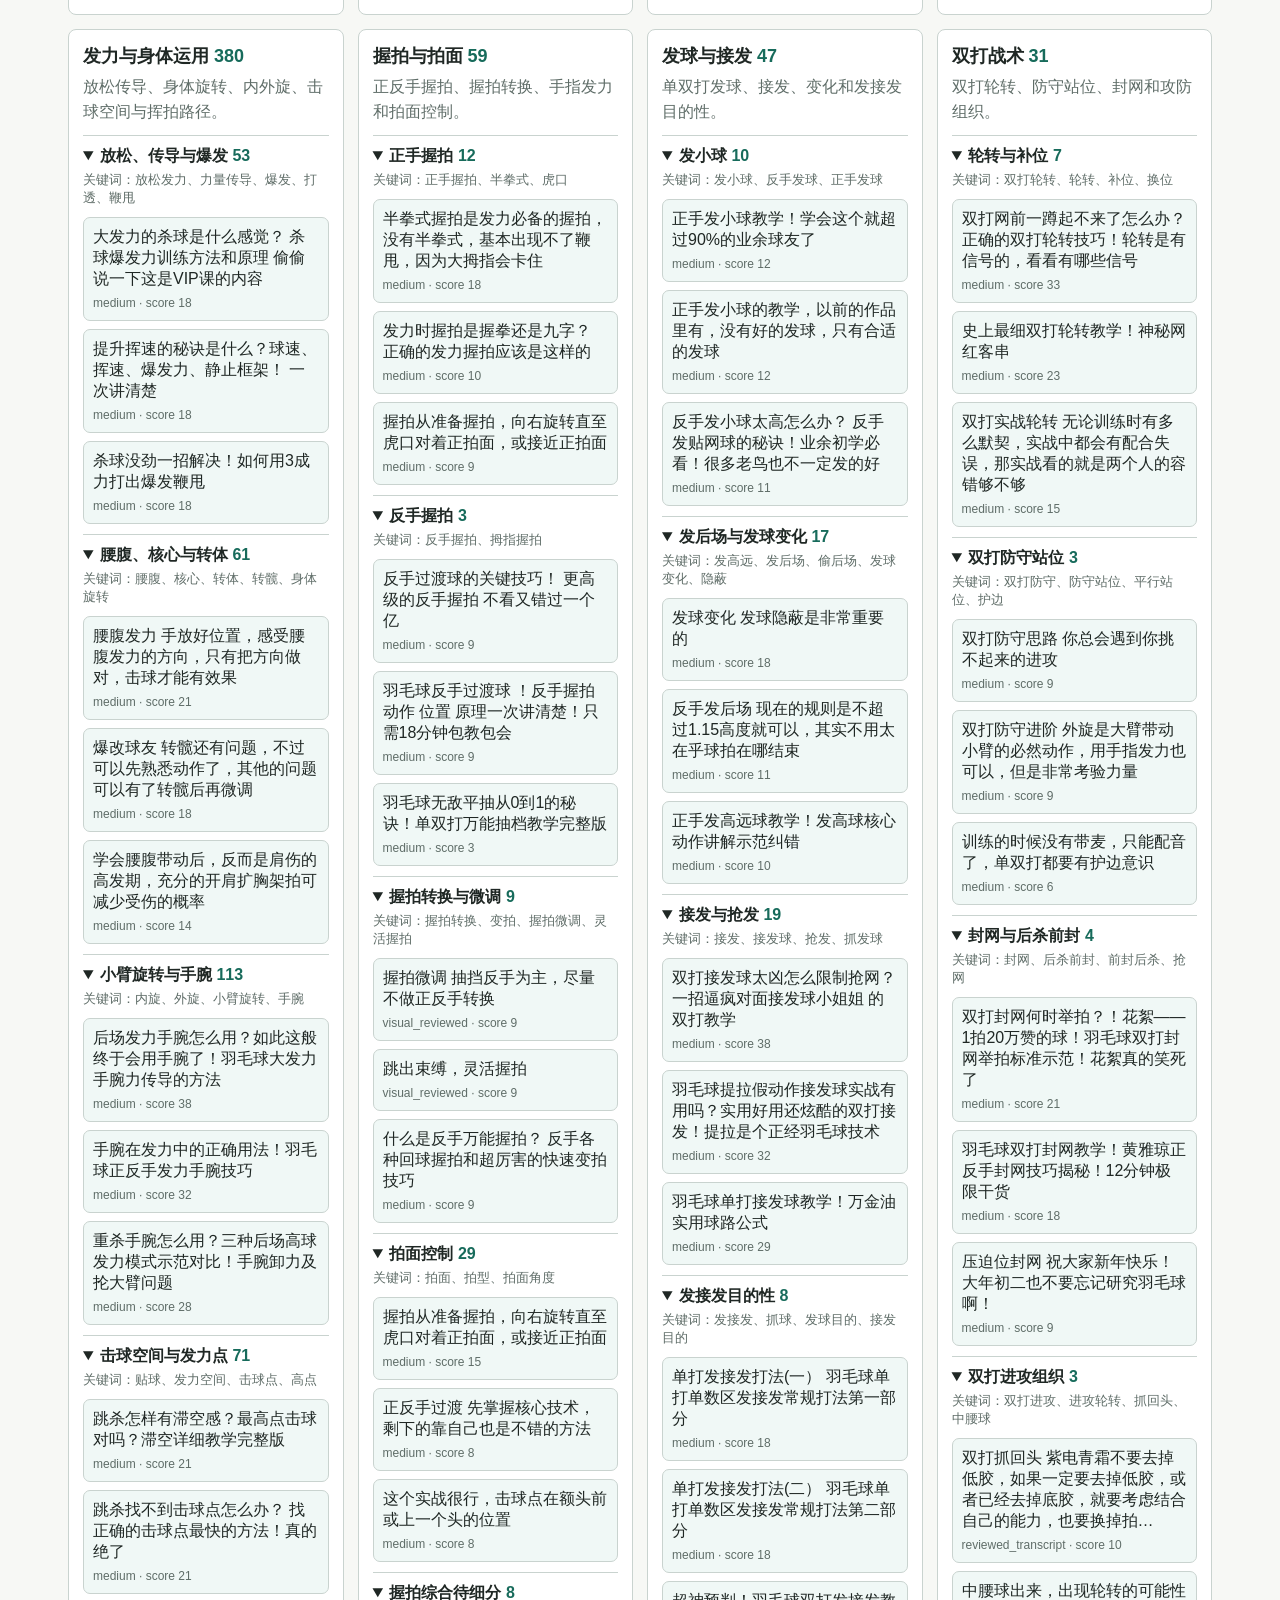
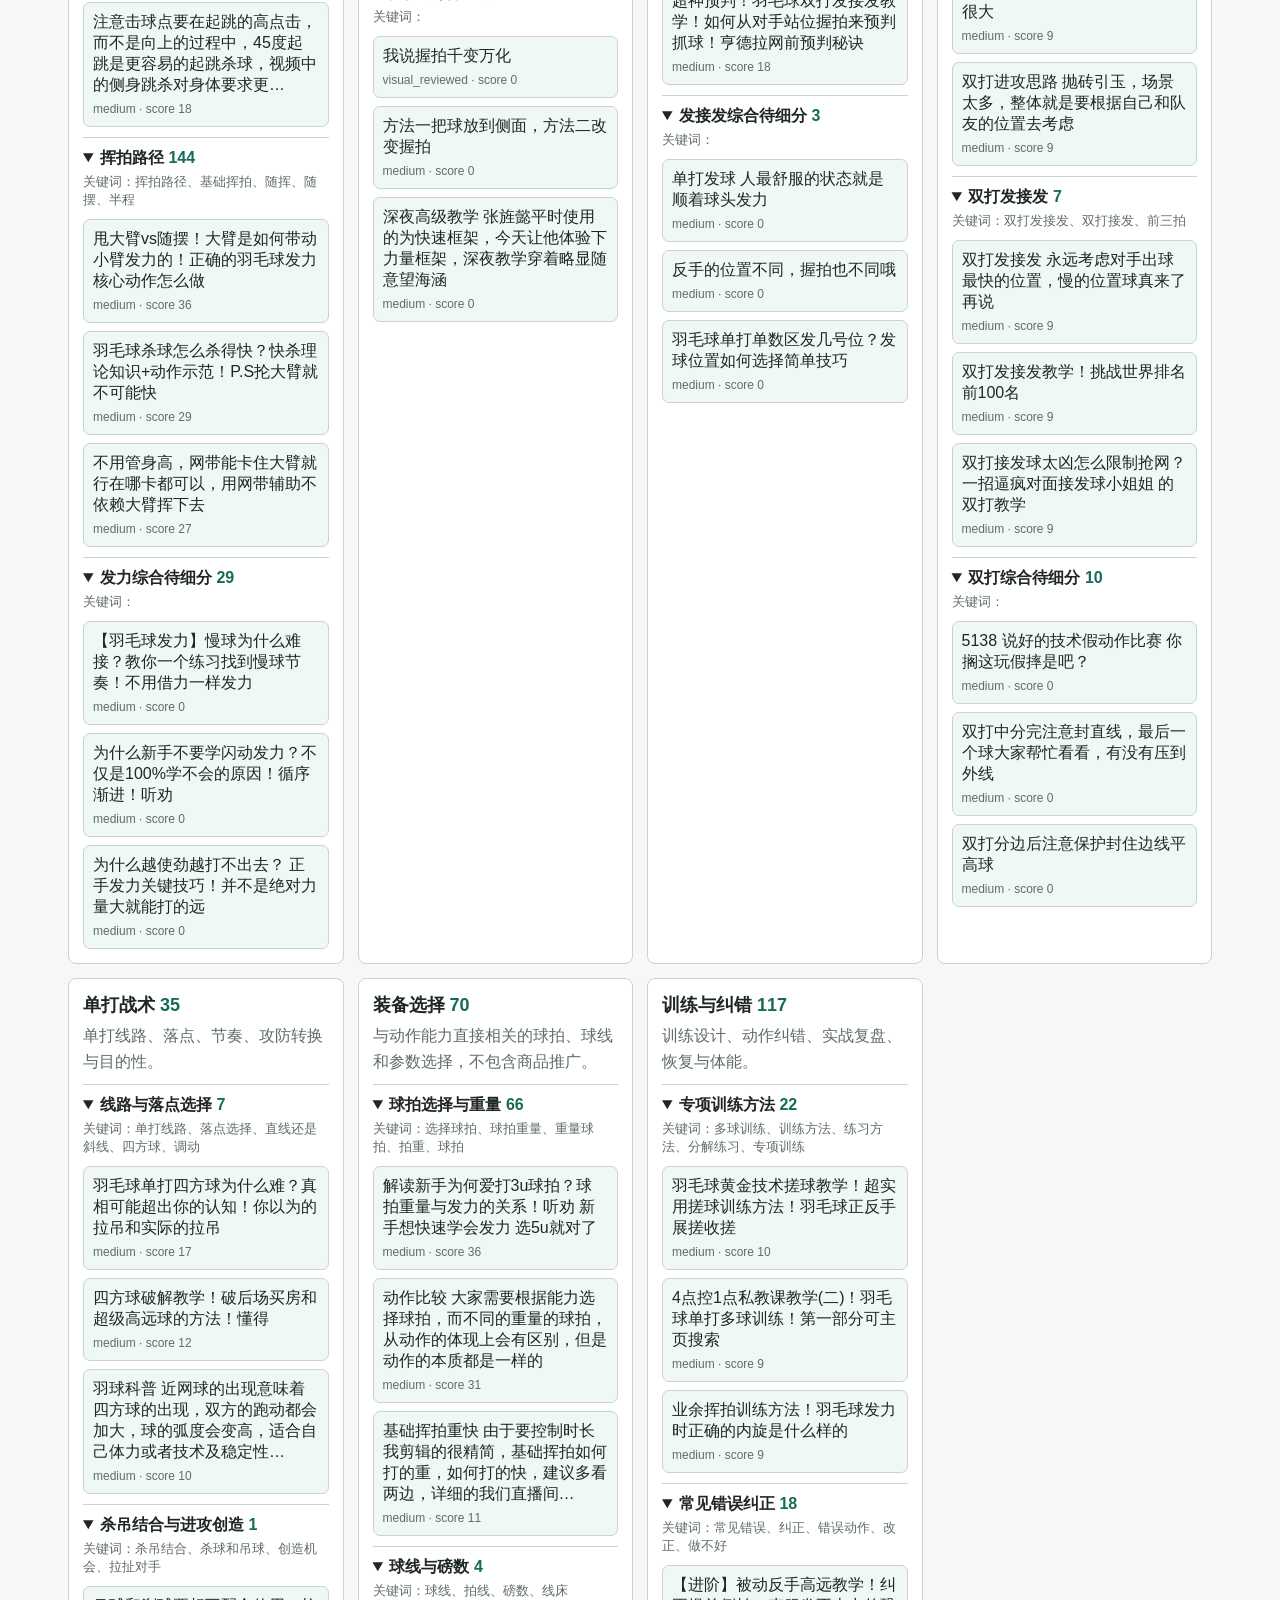
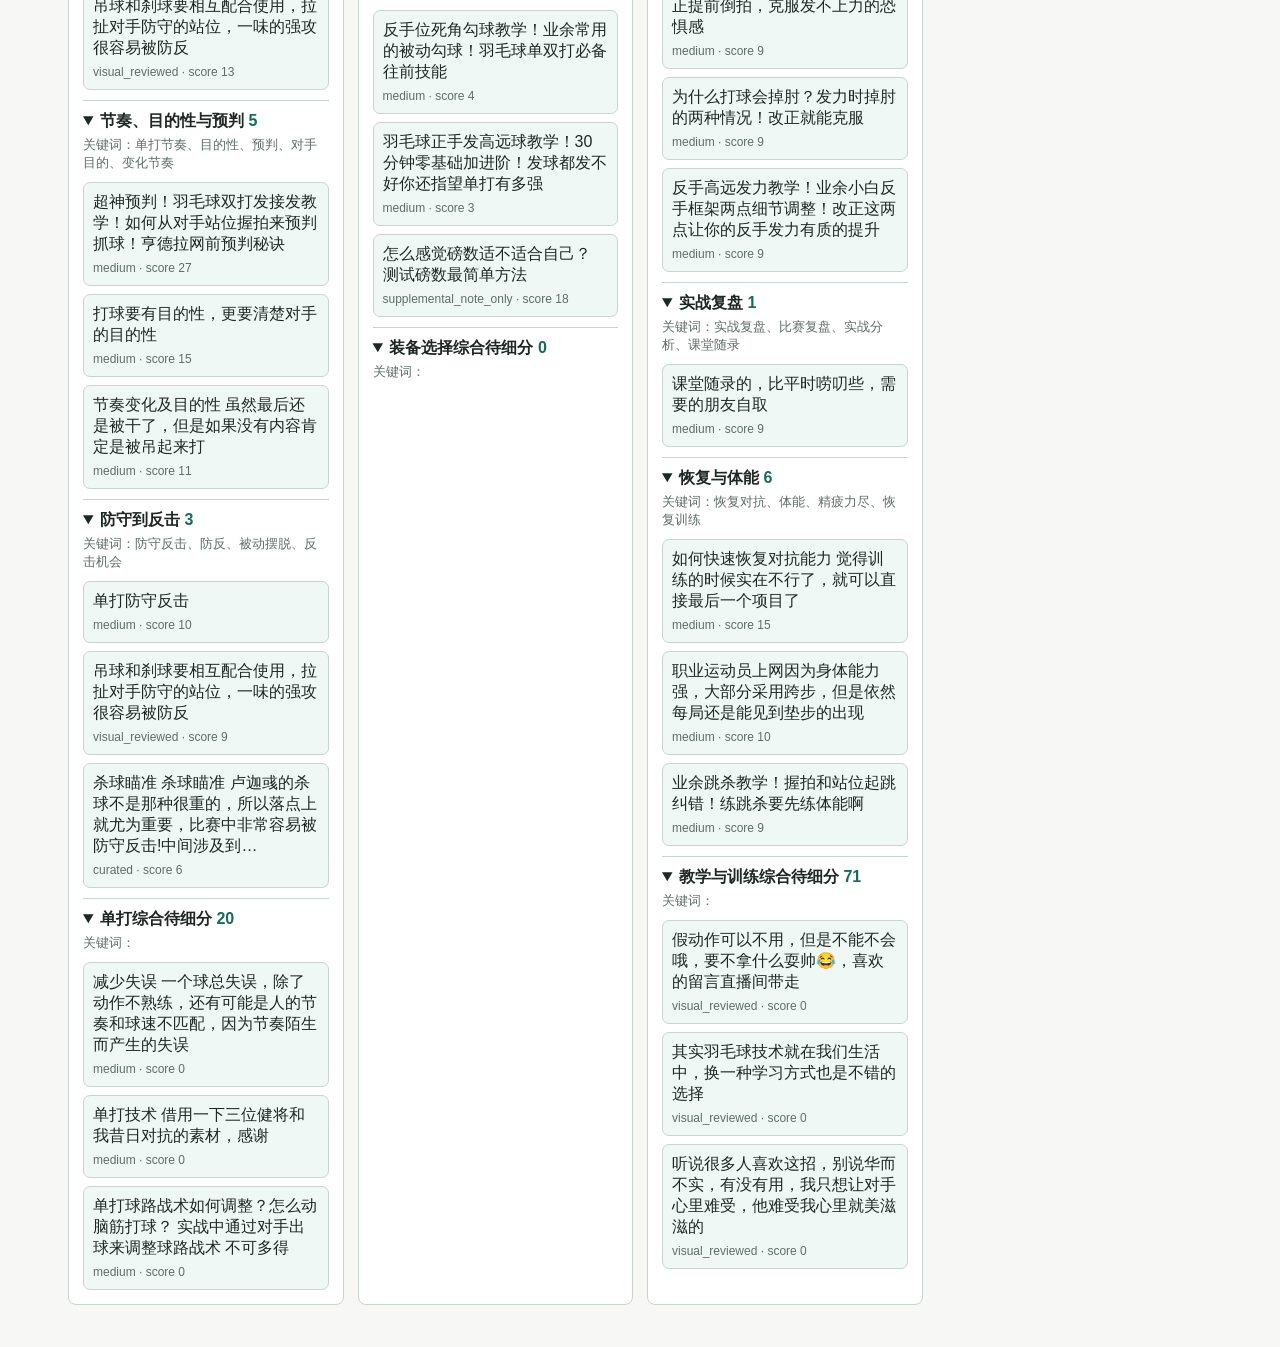
<file: output/liuhui-knowledge-map.html>
<!doctype html>
<html lang="zh-CN">
<head>
  <meta charset="utf-8">
  <meta name="viewport" content="width=device-width, initial-scale=1">
  <meta name="referrer" content="no-referrer">
  <meta http-equiv="Content-Security-Policy" content="default-src 'none'; script-src 'unsafe-inline'; style-src 'unsafe-inline'; base-uri 'none'; form-action 'none'; object-src 'none'">
  <title>刘辉羽毛球教学知识图谱</title>
  <style>
    :root {
      color-scheme: light dark;
      --bg: #f7f8f5;
      --fg: #1f2724;
      --muted: #5f6d68;
      --card: #ffffff;
      --line: #c9d3cf;
      --accent: #176b5b;
      --accent-soft: #dcefea;
      --warn: #9a5968;
    }
    @media (prefers-color-scheme: dark) {
      :root {
        --bg: #151917;
        --fg: #edf3ef;
        --muted: #a9b6b0;
        --card: #202723;
        --line: #3b4742;
        --accent: #7fd0bd;
        --accent-soft: #173b34;
        --warn: #e0a6b4;
      }
    }
    * { box-sizing: border-box; }
    body {
      margin: 0;
      font-family: -apple-system, BlinkMacSystemFont, "Segoe UI", sans-serif;
      background: var(--bg);
      color: var(--fg);
    }
    main { max-width: 1180px; margin: 0 auto; padding: 28px 18px 42px; }
    header {
      display: grid;
      grid-template-columns: 1fr auto;
      gap: 18px;
      align-items: end;
      border-bottom: 1px solid var(--line);
      padding-bottom: 18px;
    }
    h1 { margin: 0 0 8px; font-size: 28px; font-weight: 600; letter-spacing: 0; }
    p { margin: 0; color: var(--muted); line-height: 1.6; }
    .metrics { display: grid; grid-template-columns: repeat(4, minmax(96px, 1fr)); gap: 10px; }
    .metric { background: var(--card); border: 1px solid var(--line); border-radius: 8px; padding: 10px 12px; }
    .metric strong { display: block; font-size: 22px; font-weight: 600; }
    .metric span { display: block; color: var(--muted); font-size: 12px; }
    .toolbar { display: flex; flex-wrap: wrap; gap: 10px; margin: 18px 0; }
    input, select {
      border: 1px solid var(--line);
      border-radius: 6px;
      padding: 9px 10px;
      background: var(--card);
      color: var(--fg);
      font: inherit;
    }
    input { flex: 1 1 260px; }
    select { flex: 0 1 190px; }
    .grid { display: grid; grid-template-columns: repeat(auto-fit, minmax(260px, 1fr)); gap: 14px; }
    .category {
      background: var(--card);
      border: 1px solid var(--line);
      border-radius: 8px;
      padding: 14px;
      min-width: 0;
    }
    .category h2 { margin: 0 0 6px; font-size: 18px; font-weight: 600; }
    .category .count { color: var(--accent); font-weight: 600; }
    details {
      margin-top: 10px;
      border-top: 1px solid var(--line);
      padding-top: 10px;
    }
    summary { cursor: pointer; font-weight: 600; }
    .submeta { color: var(--muted); font-size: 13px; margin-top: 4px; }
    .videos { display: grid; gap: 8px; margin-top: 10px; }
    .video {
      display: block;
      text-decoration: none;
      color: var(--fg);
      background: color-mix(in srgb, var(--accent-soft) 42%, transparent);
      border: 1px solid var(--line);
      border-radius: 7px;
      padding: 9px;
    }
    .video:hover { border-color: var(--accent); }
    .badge {
      display: inline-block;
      margin-top: 6px;
      color: var(--muted);
      font-size: 12px;
    }
    .empty {
      border: 1px dashed var(--line);
      border-radius: 8px;
      padding: 18px;
      color: var(--muted);
      text-align: center;
    }
    @media (max-width: 760px) {
      header { grid-template-columns: 1fr; }
      .metrics { grid-template-columns: repeat(2, minmax(96px, 1fr)); }
      h1 { font-size: 24px; }
    }
  </style>
</head>
<body>
  <main>
    <header>
      <div>
        <h1>刘辉羽毛球教学知识图谱</h1>
        <p>按主题组织全量抖音教学证据，保留代表视频入口，后续网课章节可以继续挂到同一套主题树。</p>
      </div>
      <section class="metrics" aria-label="知识库统计">
        <div class="metric"><strong id="metric-videos"></strong><span>全量视频</span></div>
        <div class="metric"><strong id="metric-indexable"></strong><span>教学证据</span></div>
        <div class="metric"><strong id="metric-assigned"></strong><span>已入主题</span></div>
        <div class="metric"><strong id="metric-multi"></strong><span>跨主题</span></div>
      </section>
    </header>
    <section class="toolbar" aria-label="筛选知识图谱">
      <input id="search" type="search" placeholder="搜索主题、关键词或代表视频">
      <select id="category-filter" aria-label="主题筛选"></select>
    </section>
    <section id="graph" class="grid" aria-live="polite"></section>
  </main>
  <script>
    const graph = {"version":"knowledge-graph-v2","source":"data/knowledge/topic_index.json","scope":"刘辉羽毛球多来源教学视频（抖音与经核验B站切片）","source_updated_at":"2026-08-11T09:19:47.612085+00:00","video_count":1017,"indexable_video_count":959,"assigned_video_count":959,"multi_topic_video_count":455,"evidence_graph":{"source":"data/knowledge/evidence_graph.json","schema_version":2,"counts":{"video_nodes":959,"concept_nodes":329,"topic_nodes":58,"role_nodes":9,"primary_videos":784,"supplemental_videos":175,"video_concept_edges":11944,"video_topic_edges":1660,"video_role_edges":4203,"total_edges":17807}},"categories":[{"name":"后场技术","description":"后场击球、被动处理、杀吊突击与架拍框架。","discipline":"general","video_count":424,"subtopics":[{"name":"被动后场与高远","keywords":["被动后场","反手高远","后高点","摆脱","高远","底线"],"video_count":132,"ready_count":132,"is_fallback":false,"representative_videos":[{"video_id":"bilibili:BV1ZbcUzDEd6","title":"让反手高远爆炸的秘诀！正确的反手框架加上神仙操作！学员想学反手杀！先把反手高远打透","url":"https://www.bilibili.com/video/BV1ZbcUzDEd6/","confidence":"medium","category":"后场技术","duration_seconds":670.6,"score":54},{"video_id":"bilibili:BV1Ra7BzoEpM","title":"反手高远球从1到2进阶教学！业余羽毛球高手发力进阶细节纠错提升！反动反手高远才是实战中需要的","url":"https://www.bilibili.com/video/BV1Ra7BzoEpM/","confidence":"medium","category":"后场技术","duration_seconds":1071.9,"score":44},{"video_id":"bilibili:BV13cTMzgE3U","title":"高远球如何轻松打到底线？深度理解越想发力越没有！羽毛球正反手高远球示范","url":"https://www.bilibili.com/video/BV13cTMzgE3U/","confidence":"medium","category":"后场技术","duration_seconds":422.0,"score":43}]},{"name":"杀球与突击","keywords":["杀球","重杀","点杀","突击","扣杀"],"video_count":167,"ready_count":167,"is_fallback":false,"representative_videos":[{"video_id":"bilibili:BV1Dh4y1h7vW","title":"杀球杀不好可能是因为你没搞懂什么是杀球？ 正确的杀球概念 看懂后再去试试杀球 猛一倍不止","url":"https://www.bilibili.com/video/BV1Dh4y1h7vW/","confidence":"medium","category":"后场技术","duration_seconds":206.1,"score":59},{"video_id":"7659348110628345210","title":"杀球瞄准 杀球瞄准 卢迦彧的杀球不是那种很重的，所以落点上就尤为重要，比赛中非常容易被防守反击!中间涉及到…","url":"https://www.douyin.com/video/7659348110628345210","confidence":"curated","category":"后场技术","duration_seconds":199.3,"score":42},{"video_id":"bilibili:BV1BqBFYwEpU","title":"杀球怎么压球？杀球压不下去杀不尖问题细节纠错！不止杀球。还有过渡勾球等","url":"https://www.bilibili.com/video/BV1BqBFYwEpU/","confidence":"medium","category":"后场技术","duration_seconds":509.9,"score":40}]},{"name":"架拍与后场框架","keywords":["架拍","顶肘","引拍","抬拍","举拍","框架"],"video_count":109,"ready_count":109,"is_fallback":false,"representative_videos":[{"video_id":"7589749293205363633","title":"后场框架应用 如果基础好，可以推荐出快速框架，之前发过很多爆发力出框架的作品！但是顶肘动作小带来效率的同时…","url":"https://www.douyin.com/video/7589749293205363633","confidence":"curated","category":"后场技术","duration_seconds":63.4,"score":58},{"video_id":"bilibili:BV15pBRB6EDk","title":"业余最优架拍方式！羽毛球重杀框架和快杀框架！三种后场框架优缺点和发力方式","url":"https://www.bilibili.com/video/BV15pBRB6EDk/","confidence":"medium","category":"后场技术","duration_seconds":843.6,"score":42},{"video_id":"bilibili:BV11c411s7Gq","title":"爆发力框架怎么做？ 快速出框架意义太大了！打羽毛球有了框架就是专业","url":"https://www.bilibili.com/video/BV11c411s7Gq/","confidence":"medium","category":"发力与身体运用","duration_seconds":436.6,"score":40}]},{"name":"吊球与劈吊","keywords":["吊球","劈吊","滑板","软压"],"video_count":47,"ready_count":47,"is_fallback":false,"representative_videos":[{"video_id":"bilibili:BV1iF411k7R2","title":"劈吊球 来啦！ 轻吊劈吊重劈的关键技巧！看不懂的多看几遍 别再错过十亿了","url":"https://www.bilibili.com/video/BV1iF411k7R2/","confidence":"medium","category":"后场技术","duration_seconds":614.0,"score":29},{"video_id":"bilibili:BV1W14qzhEtA","title":"后场滑拍吊球进阶教学！爆改球友 羽毛球滑板吊球加半侧身闪动发力","url":"https://www.bilibili.com/video/BV1W14qzhEtA/","confidence":"medium","category":"后场技术","duration_seconds":377.6,"score":27},{"video_id":"bilibili:BV1BFmNYNEN5","title":"致命劈吊教学！羽毛球高阶吊球必学项！好用是真好用啊","url":"https://www.bilibili.com/video/BV1BFmNYNEN5/","confidence":"medium","category":"后场技术","duration_seconds":467.6,"score":26}]},{"name":"正反手过渡","keywords":["过渡球","过度球","过渡动作","正手过渡","反手过渡","正反手过渡","过渡击球点","过渡基础"],"video_count":36,"ready_count":36,"is_fallback":false,"representative_videos":[{"video_id":"bilibili:BV1FB4y1Z7cD","title":"正手被动过渡球【一】 实战过渡球这样打能直接得分 别再打又高又慢的过渡球拉","url":"https://www.bilibili.com/video/BV1FB4y1Z7cD/","confidence":"medium","category":"发力与身体运用","duration_seconds":589.6,"score":35},{"video_id":"bilibili:BV1sKRjBREQj","title":"反手过渡秘籍！成人班小姐姐从0-1学反手过渡球全程纠错","url":"https://www.bilibili.com/video/BV1sKRjBREQj/","confidence":"medium","category":"后场技术","duration_seconds":2036.8,"score":27},{"video_id":"bilibili:BV1ba4y1C7E5","title":"如何让反手过渡球打出球速？ 真正实战用的反手过渡教学(第一部分)反手击球点","url":"https://www.bilibili.com/video/BV1ba4y1C7E5/","confidence":"medium","category":"后场技术","duration_seconds":534.2,"score":27}]},{"name":"反手后场","keywords":["反手高远","反手后场","反手杀球","反拍"],"video_count":41,"ready_count":41,"is_fallback":false,"representative_videos":[{"video_id":"bilibili:BV1ZbcUzDEd6","title":"让反手高远爆炸的秘诀！正确的反手框架加上神仙操作！学员想学反手杀！先把反手高远打透","url":"https://www.bilibili.com/video/BV1ZbcUzDEd6/","confidence":"medium","category":"后场技术","duration_seconds":670.6,"score":31},{"video_id":"bilibili:BV198CdBHEPF","title":"业余反手高远球爆改教学！反手高远击球点架拍挥拍技巧！没发错啊，前面几分钟是杀球展示","url":"https://www.bilibili.com/video/BV198CdBHEPF/","confidence":"medium","category":"后场技术","duration_seconds":948.3,"score":19},{"video_id":"bilibili:BV1Ra7BzoEpM","title":"反手高远球从1到2进阶教学！业余羽毛球高手发力进阶细节纠错提升！反动反手高远才是实战中需要的","url":"https://www.bilibili.com/video/BV1Ra7BzoEpM/","confidence":"medium","category":"后场技术","duration_seconds":1071.9,"score":19}]},{"name":"后场综合待细分","keywords":[],"video_count":15,"ready_count":15,"is_fallback":true,"representative_videos":[{"video_id":"bilibili:BV1QY6qBdEBt","title":"【进阶】业余跳杀爆改双脚跳杀细节教学！进阶必看！又是醍醐灌顶的一期","url":"https://www.bilibili.com/video/BV1QY6qBdEBt/","confidence":"medium","category":"后场技术","duration_seconds":1079.2,"score":0},{"video_id":"bilibili:BV1tki1YBEuL","title":"专业队羽毛球双脚跳杀示范！230斤跳杀欢乐花絮","url":"https://www.bilibili.com/video/BV1tki1YBEuL/","confidence":"medium","category":"后场技术","duration_seconds":220.5,"score":0},{"video_id":"bilibili:BV1LkGR6jEC4","title":"业余学跳杀进阶版教学！把转跳改成卷腹你的跳杀就成了！业余学这种又快又轻松","url":"https://www.bilibili.com/video/BV1LkGR6jEC4/","confidence":"medium","category":"后场技术","duration_seconds":877.0,"score":0}]}]},{"name":"网前技术","description":"搓、勾、推、扑、挑、放网及网前持拍框架。","discipline":"general","video_count":96,"subtopics":[{"name":"搓球与滚网","keywords":["搓球","滚网","平搓"],"video_count":17,"ready_count":17,"is_fallback":false,"representative_videos":[{"video_id":"7672254579832899185","title":"4082 单打搓球进阶 视频中讲了两种常见收搓，主动发力搓球，借力发力搓球","url":"https://www.douyin.com/video/7672254579832899185","confidence":"medium","category":"网前技术","duration_seconds":258.4,"score":27},{"video_id":"7509355373729762619","title":"滚网搓球 双打网前有人看守时有奇效","url":"https://www.douyin.com/video/7509355373729762619","confidence":"medium","category":"网前技术","duration_seconds":77.3,"score":23},{"video_id":"7411850466457292084","title":"平搓远网 平搓可以根据情况加力减力，手臂也可以适当的介入辅助","url":"https://www.douyin.com/video/7411850466457292084","confidence":"medium","category":"训练与纠错","duration_seconds":90.7,"score":22}]},{"name":"勾球与变线","keywords":["勾球","勾对角","网前变线"],"video_count":19,"ready_count":19,"is_fallback":false,"representative_videos":[{"video_id":"7064010057020673314","title":"身前位勾球，和侧身位的勾球不一样，正手也存在变拍，只不过没反手那么需要","url":"https://www.douyin.com/video/7064010057020673314","confidence":"medium","category":"网前技术","duration_seconds":88.6,"score":24},{"video_id":"7231373527314631947","title":"不是说勾球不能带过去，是不能大臂和球拍一起过去，如果学不会，就先练简单的勾球，这属于进阶","url":"https://www.douyin.com/video/7231373527314631947","confidence":"medium","category":"发球与接发","duration_seconds":123.4,"score":23},{"video_id":"bilibili:BV1CC51zDEcw","title":"反手位死角勾球教学！业余常用的被动勾球！羽毛球单双打必备往前技能","url":"https://www.bilibili.com/video/BV1CC51zDEcw/","confidence":"medium","category":"双打战术","duration_seconds":145.3,"score":22}]},{"name":"扑球与推球","keywords":["扑球","推球","抢网"],"video_count":28,"ready_count":28,"is_fallback":false,"representative_videos":[{"video_id":"bilibili:BV1uD421E7Uk","title":"为什么正手推球发不上力？ 无敌透彻的推球发力技巧！ 你要不要吧","url":"https://www.bilibili.com/video/BV1uD421E7Uk/","confidence":"medium","category":"发力与身体运用","duration_seconds":665.9,"score":22},{"video_id":"bilibili:BV1XFXaYmEhK","title":"小羊联动 被正手扑球如何解？羽毛球单打高端局 解九死一生的扑球方法揭秘","url":"https://www.bilibili.com/video/BV1XFXaYmEhK/","confidence":"medium","category":"单打战术","duration_seconds":628.9,"score":18},{"video_id":"7095554075210550528","title":"摇摆球对付抢网凶狠的对手，如果对方不抢网就没什么用啦😂","url":"https://www.douyin.com/video/7095554075210550528","confidence":"medium","category":"训练与纠错","duration_seconds":63.6,"score":15}]},{"name":"放网与挡网","keywords":["放网","挡网","网前球"],"video_count":9,"ready_count":9,"is_fallback":false,"representative_videos":[{"video_id":"7524557392328461627","title":"挡网 我最近发的东西都是大家认为简单，但是一点不简单的东西","url":"https://www.douyin.com/video/7524557392328461627","confidence":"medium","category":"中前场与抽挡","duration_seconds":208.6,"score":13},{"video_id":"7071800926553541922","title":"用的双打平搓技术，这不是花活了吧？谁说我双打放网教学里是蒙的来着？😂","url":"https://www.douyin.com/video/7071800926553541922","confidence":"visual_reviewed","category":"网前技术","duration_seconds":21.2,"score":9},{"video_id":"7092959332047785250","title":"也不要问为什么不放网，对方远网球这个不可能去钓鱼失误率太高，也不能挡远网，惯性大没办法抓推","url":"https://www.douyin.com/video/7092959332047785250","confidence":"medium","category":"网前技术","duration_seconds":93.6,"score":9}]},{"name":"挑球与挑后场","keywords":["挑球","挑后场","挑底线","弹挑"],"video_count":11,"ready_count":11,"is_fallback":false,"representative_videos":[{"video_id":"bilibili:BV1Ls421T79c","title":"正手网前挑球技巧！羽毛球普通挑球和超短发力立腕弹挑！学会就很省力了","url":"https://www.bilibili.com/video/BV1Ls421T79c/","confidence":"medium","category":"网前技术","duration_seconds":321.0,"score":29},{"video_id":"bilibili:BV1Gs421u7zw","title":"反手网前挑球技巧！羽毛球想挑的又高又到位必看","url":"https://www.bilibili.com/video/BV1Gs421u7zw/","confidence":"medium","category":"网前技术","duration_seconds":334.9,"score":18},{"video_id":"7518239001813339449","title":"正手挑球 他的变化在于手的放松，和整个人的状态，包括击球的声音，挑球想进步也是很难的，都是黄金技术","url":"https://www.douyin.com/video/7518239001813339449","confidence":"medium","category":"发力与身体运用","duration_seconds":101.4,"score":18}]},{"name":"网前框架与步法","keywords":["网前框架","网前步法","上网","持拍"],"video_count":13,"ready_count":13,"is_fallback":false,"representative_videos":[{"video_id":"bilibili:BV1WV4y1v7tM","title":"什么是变速？ 怎么做手上变速和脚上的变速！附送高质量吊上网训练方法","url":"https://www.bilibili.com/video/BV1WV4y1v7tM/","confidence":"medium","category":"训练与纠错","duration_seconds":530.3,"score":15},{"video_id":"bilibili:BV19S421Q7Mf","title":"羽毛球单打吊上网球路！初阶四方球拉吊训练","url":"https://www.bilibili.com/video/BV19S421Q7Mf/","confidence":"medium","category":"单打战术","duration_seconds":475.1,"score":14},{"video_id":"7065157571816000809","title":"今天偷懒，晚上见，发个没音乐的，纯粹目的杀上网就是交叉步，","url":"https://www.douyin.com/video/7065157571816000809","confidence":"visual_reviewed","category":"步法与移动","duration_seconds":19.6,"score":11}]},{"name":"网前综合待细分","keywords":[],"video_count":7,"ready_count":7,"is_fallback":true,"representative_videos":[{"video_id":"7504391919716273468","title":"双打网前意识 双打只要能让球往下飞，对面回球就是往上飞的，不一定要打硬，打软点对面更难借力","url":"https://www.douyin.com/video/7504391919716273468","confidence":"medium","category":"网前技术","duration_seconds":188.6,"score":0},{"video_id":"7078487171803467042","title":"总之球必须向我们飞来才有练的价值。不需要网，网前练的就是控球感，练自由使用技术，有面墙就行","url":"https://www.douyin.com/video/7078487171803467042","confidence":"medium","category":"网前技术","duration_seconds":26.8,"score":0},{"video_id":"7505345719160933692","title":"网前摸摸术 双打最厉害的就是让球向下飞，并且对面还借不到力，不要觉得压不下去的发力厉害，对面都能反抽","url":"https://www.douyin.com/video/7505345719160933692","confidence":"medium","category":"网前技术","duration_seconds":91.1,"score":0}]}]},{"name":"中前场与抽挡","description":"平抽挡、接杀、防反及中前场高速衔接。","discipline":"general","video_count":53,"subtopics":[{"name":"平抽挡与高速对抗","keywords":["平抽挡","抽挡","压抽","快挡","高速对抗"],"video_count":8,"ready_count":8,"is_fallback":false,"representative_videos":[{"video_id":"7667841485241148145","title":"8166 抽挡细节 会了抽挡动作，做动作的节奏才是最重要的","url":"https://www.douyin.com/video/7667841485241148145","confidence":"medium","category":"中前场与抽挡","duration_seconds":138.6,"score":18},{"video_id":"bilibili:BV1Y5kMY9ELd","title":"羽毛球万能平抽挡教学！职业级抽档握拍细节！进阶必学 平抽档直接进入专业级","url":"https://www.bilibili.com/video/BV1Y5kMY9ELd/","confidence":"medium","category":"中前场与抽挡","duration_seconds":496.0,"score":18},{"video_id":"7447084061371272507","title":"握拍微调 抽挡反手为主，尽量不做正反手转换","url":"https://www.douyin.com/video/7447084061371272507","confidence":"visual_reviewed","category":"中前场与抽挡","duration_seconds":34.5,"score":15}]},{"name":"接杀与防反","keywords":["接杀","挡杀","防反","防守反击"],"video_count":40,"ready_count":40,"is_fallback":false,"representative_videos":[{"video_id":"bilibili:BV18V3Ez2ECs","title":"反手接杀怎么握拍？大拇指顶在哪？羽毛球单打双打接杀常见握拍方法","url":"https://www.bilibili.com/video/BV18V3Ez2ECs/","confidence":"medium","category":"单打战术","duration_seconds":152.7,"score":31},{"video_id":"bilibili:BV1zLStYgE6i","title":"接杀球从0到1完整版教学！学就学最牛逼的接杀顶后场！防守小白线下版教学","url":"https://www.bilibili.com/video/BV1zLStYgE6i/","confidence":"medium","category":"后场技术","duration_seconds":1248.3,"score":25},{"video_id":"bilibili:BV1QB4y1Z73X","title":"重杀怎么接？ 重杀接杀防守技巧 如何快速做出接杀动作","url":"https://www.bilibili.com/video/BV1QB4y1Z73X/","confidence":"medium","category":"后场技术","duration_seconds":391.1,"score":23}]},{"name":"中前场衔接","keywords":["中前场","封网","抢点","抽压"],"video_count":4,"ready_count":4,"is_fallback":false,"representative_videos":[{"video_id":"bilibili:BV1HFygBuENk","title":"双打封网何时举拍？！花絮——1拍20万赞的球！羽毛球双打封网举拍标准示范！花絮真的笑死了","url":"https://www.bilibili.com/video/BV1HFygBuENk/","confidence":"medium","category":"双打战术","duration_seconds":243.5,"score":21},{"video_id":"bilibili:BV1Zx2wYdEHs","title":"羽毛球双打封网教学！黄雅琼正反手封网技巧揭秘！12分钟极限干货","url":"https://www.bilibili.com/video/BV1Zx2wYdEHs/","confidence":"medium","category":"双打战术","duration_seconds":765.2,"score":18},{"video_id":"7607852875611759802","title":"压迫位封网 祝大家新年快乐！大年初二也不要忘记研究羽毛球啊！","url":"https://www.douyin.com/video/7607852875611759802","confidence":"medium","category":"中前场与抽挡","duration_seconds":88.7,"score":9}]},{"name":"中前场综合待细分","keywords":[],"video_count":1,"ready_count":1,"is_fallback":true,"representative_videos":[{"video_id":"7571574635323124145","title":"步法节奏 越着急跑输的越快，中场待着不动也不行，所以只能去找到这个接球的节奏","url":"https://www.douyin.com/video/7571574635323124145","confidence":"medium","category":"中前场与抽挡","duration_seconds":144.5,"score":0}]}]},{"name":"步法与移动","description":"启动、回动、不同步型、重心与场区移动。","discipline":"general","video_count":91,"subtopics":[{"name":"启动与预动","keywords":["启动","预动","起动","第一步"],"video_count":39,"ready_count":39,"is_fallback":false,"representative_videos":[{"video_id":"bilibili:BV1H1421Q75w","title":"打球时启动是听击球声吗？到底什么才是正确的启动时机！没有童子功基础的要仔细听了，不然再打十年你可能还是不会…","url":"https://www.bilibili.com/video/BV1H1421Q75w/","confidence":"medium","category":"步法与移动","duration_seconds":256.4,"score":48},{"video_id":"bilibili:BV16u4m1N7VP","title":"为什么打球时启动步做不出来？启动步快速移动的奥秘！不看又错过一个亿","url":"https://www.bilibili.com/video/BV16u4m1N7VP/","confidence":"medium","category":"步法与移动","duration_seconds":445.5,"score":35},{"video_id":"bilibili:BV1neBsY3EUb","title":"羽毛球启动步如何做到更快","url":"https://www.bilibili.com/video/BV1neBsY3EUb/","confidence":"medium","category":"步法与移动","duration_seconds":156.6,"score":33}]},{"name":"回动与下一拍","keywords":["回动","回位","还原","下一拍","衔接"],"video_count":24,"ready_count":24,"is_fallback":false,"representative_videos":[{"video_id":"7229889111706848544","title":"这属于为了下一拍更好衔接的步法，也是使用率最高的","url":"https://www.douyin.com/video/7229889111706848544","confidence":"medium","category":"发球与接发","duration_seconds":137.1,"score":20},{"video_id":"7059589039694957864","title":"并不是说一定要一步回位。而是体现向左回动，左脚的重要性","url":"https://www.douyin.com/video/7059589039694957864","confidence":"reviewed_transcript","category":"步法与移动","duration_seconds":72.6,"score":19},{"video_id":"7085169366005714217","title":"1 白鞋白胶布2低重心步法回动3低重心步法训练，这是我自创训练","url":"https://www.douyin.com/video/7085169366005714217","confidence":"medium","category":"步法与移动","duration_seconds":158.0,"score":11}]},{"name":"交叉步、并步与垫步","keywords":["交叉步","并步","垫步","马来步"],"video_count":19,"ready_count":19,"is_fallback":false,"representative_videos":[{"video_id":"bilibili:BV1oH4y1n7s7","title":"初学用并步or交叉步？实战步法不是你想的那样","url":"https://www.bilibili.com/video/BV1oH4y1n7s7/","confidence":"medium","category":"步法与移动","duration_seconds":156.2,"score":24},{"video_id":"7064753436809514281","title":"发个老库存，垫步和并步都接双脚起跳的合适步法","url":"https://www.douyin.com/video/7064753436809514281","confidence":"medium","category":"步法与移动","duration_seconds":37.5,"score":12},{"video_id":"bilibili:BV1Sy421q76d","title":"头顶区马来步和倒退步启动细节！让步法快人一步的秘诀","url":"https://www.bilibili.com/video/BV1Sy421q76d/","confidence":"medium","category":"步法与移动","duration_seconds":297.8,"score":12}]},{"name":"低重心与被动救球","keywords":["低重心","被动步法","救球","跑动不到位"],"video_count":5,"ready_count":5,"is_fallback":false,"representative_videos":[{"video_id":"7085169366005714217","title":"1 白鞋白胶布2低重心步法回动3低重心步法训练，这是我自创训练","url":"https://www.douyin.com/video/7085169366005714217","confidence":"medium","category":"步法与移动","duration_seconds":158.0,"score":29},{"video_id":"7280727710740139264","title":"后场就是刻意练的被动步法，不是不积极，主要练回动的节奏感","url":"https://www.douyin.com/video/7280727710740139264","confidence":"medium","category":"发球与接发","duration_seconds":133.9,"score":9},{"video_id":"7275536378321014051","title":"大家练习的时候注意安全，一定多看两遍，发球机是艾迪宝","url":"https://www.douyin.com/video/7275536378321014051","confidence":"medium","category":"发球与接发","duration_seconds":150.9,"score":5}]},{"name":"场区移动","keywords":["前后步法","网前步法","后场步法","正手区步法","反手区步法"],"video_count":6,"ready_count":6,"is_fallback":false,"representative_videos":[{"video_id":"7567860375287303035","title":"正手区前后步法（基础版） 正手区前后步法种类非常多，这是一种比较简单合理的步法，而且教学对象是左手，左右手…","url":"https://www.douyin.com/video/7567860375287303035","confidence":"medium","category":"步法与移动","duration_seconds":351.7,"score":18},{"video_id":"7406541084219821312","title":"正手网前步法 当然还要注意左手的摆放和重心的控制，但是时间有限，直播的时候讲吧","url":"https://www.douyin.com/video/7406541084219821312","confidence":"medium","category":"网前技术","duration_seconds":126.9,"score":9},{"video_id":"bilibili:BV1uBvfBNEV4","title":"羽毛球后撤步示范！跳杀起跳方法！业余最好用的万能退后场步法！不可错过的步法课","url":"https://www.bilibili.com/video/BV1uBvfBNEV4/","confidence":"medium","category":"步法与移动","duration_seconds":81.3,"score":9}]},{"name":"步法综合待细分","keywords":[],"video_count":16,"ready_count":16,"is_fallback":true,"representative_videos":[{"video_id":"7167546787073477900","title":"挂臂三招，由我腿伤时所创，专门用于步法慢的或者懒得动的人，属于绝活技能，绝对不伤腕，想学哪个？还有我是正经…","url":"https://www.douyin.com/video/7167546787073477900","confidence":"visual_reviewed","category":"步法与移动","duration_seconds":35.8,"score":0},{"video_id":"7670988159002607355","title":"下手步伐加速 右手球员的右脚就算在很快的节奏里，也要尽量有一个回复的动作，不然节奏容易断","url":"https://www.douyin.com/video/7670988159002607355","confidence":"medium","category":"步法与移动","duration_seconds":146.1,"score":0},{"video_id":"7304104136306412835","title":"保护身位，信息不明朗少打斜线，无视错别字，视频拿到的时候就是这样的","url":"https://www.douyin.com/video/7304104136306412835","confidence":"medium","category":"步法与移动","duration_seconds":151.7,"score":0}]}]},{"name":"发力与身体运用","description":"放松传导、身体旋转、内外旋、击球空间与挥拍路径。","discipline":"general","video_count":380,"subtopics":[{"name":"放松、传导与爆发","keywords":["放松发力","力量传导","爆发","打透","鞭甩"],"video_count":53,"ready_count":53,"is_fallback":false,"representative_videos":[{"video_id":"bilibili:BV18KqWYmEx7","title":"大发力的杀球是什么感觉？ 杀球爆发力训练方法和原理 偷偷说一下这是VIP课的内容","url":"https://www.bilibili.com/video/BV18KqWYmEx7/","confidence":"medium","category":"后场技术","duration_seconds":539.2,"score":18},{"video_id":"bilibili:BV15e411Q713","title":"提升挥速的秘诀是什么？球速、挥速、爆发力、静止框架！ 一次讲清楚","url":"https://www.bilibili.com/video/BV15e411Q713/","confidence":"medium","category":"发力与身体运用","duration_seconds":705.1,"score":18},{"video_id":"bilibili:BV1Vm421M7Co","title":"杀球没劲一招解决！如何用3成力打出爆发鞭甩","url":"https://www.bilibili.com/video/BV1Vm421M7Co/","confidence":"medium","category":"后场技术","duration_seconds":680.7,"score":18}]},{"name":"腰腹、核心与转体","keywords":["腰腹","核心","转体","转髋","身体旋转"],"video_count":61,"ready_count":61,"is_fallback":false,"representative_videos":[{"video_id":"7494729488699559225","title":"腰腹发力 手放好位置，感受腰腹发力的方向，只有把方向做对，击球才能有效果","url":"https://www.douyin.com/video/7494729488699559225","confidence":"medium","category":"发力与身体运用","duration_seconds":36.0,"score":21},{"video_id":"7492357671853526329","title":"爆改球友 转髋还有问题，不过可以先熟悉动作了，其他的问题可以有了转髋后再微调","url":"https://www.douyin.com/video/7492357671853526329","confidence":"medium","category":"训练与纠错","duration_seconds":273.3,"score":18},{"video_id":"7057722299855801641","title":"学会腰腹带动后，反而是肩伤的高发期，充分的开肩扩胸架拍可减少受伤的概率","url":"https://www.douyin.com/video/7057722299855801641","confidence":"medium","category":"后场技术","duration_seconds":63.5,"score":14}]},{"name":"小臂旋转与手腕","keywords":["内旋","外旋","小臂旋转","手腕"],"video_count":113,"ready_count":113,"is_fallback":false,"representative_videos":[{"video_id":"bilibili:BV1bF6SYtEGz","title":"后场发力手腕怎么用？如此这般 终于会用手腕了！羽毛球大发力手腕力传导的方法","url":"https://www.bilibili.com/video/BV1bF6SYtEGz/","confidence":"medium","category":"后场技术","duration_seconds":501.9,"score":38},{"video_id":"bilibili:BV1DH5uzFEUS","title":"手腕在发力中的正确用法！羽毛球正反手发力手腕技巧","url":"https://www.bilibili.com/video/BV1DH5uzFEUS/","confidence":"medium","category":"发力与身体运用","duration_seconds":135.3,"score":32},{"video_id":"bilibili:BV1rmmdByErr","title":"重杀手腕怎么用？三种后场高球发力模式示范对比！手腕卸力及抡大臂问题","url":"https://www.bilibili.com/video/BV1rmmdByErr/","confidence":"medium","category":"后场技术","duration_seconds":149.5,"score":28}]},{"name":"击球空间与发力点","keywords":["贴球","发力空间","击球点","高点"],"video_count":71,"ready_count":71,"is_fallback":false,"representative_videos":[{"video_id":"bilibili:BV1y4421F7KV","title":"跳杀怎样有滞空感？最高点击球对吗？滞空详细教学完整版","url":"https://www.bilibili.com/video/BV1y4421F7KV/","confidence":"medium","category":"后场技术","duration_seconds":505.1,"score":21},{"video_id":"bilibili:BV1DW4y1A7fx","title":"跳杀找不到击球点怎么办？ 找正确的击球点最快的方法！真的绝了","url":"https://www.bilibili.com/video/BV1DW4y1A7fx/","confidence":"medium","category":"后场技术","duration_seconds":175.4,"score":21},{"video_id":"7055491154288102667","title":"注意击球点要在起跳的高点击，而不是向上的过程中，45度起跳是更容易的起跳杀球，视频中的侧身跳杀对身体要求更…","url":"https://www.douyin.com/video/7055491154288102667","confidence":"medium","category":"后场技术","duration_seconds":47.6,"score":18}]},{"name":"挥拍路径","keywords":["挥拍路径","基础挥拍","随挥","随摆","半程","全程","大臂"],"video_count":144,"ready_count":144,"is_fallback":false,"representative_videos":[{"video_id":"bilibili:BV1P4DGYrE8B","title":"甩大臂vs随摆！大臂是如何带动小臂发力的！正确的羽毛球发力核心动作怎么做","url":"https://www.bilibili.com/video/BV1P4DGYrE8B/","confidence":"medium","category":"发力与身体运用","duration_seconds":467.4,"score":36},{"video_id":"bilibili:BV1EADqYPEjo","title":"羽毛球杀球怎么杀得快？快杀理论知识+动作示范！P.S抡大臂就不可能快","url":"https://www.bilibili.com/video/BV1EADqYPEjo/","confidence":"medium","category":"后场技术","duration_seconds":719.4,"score":29},{"video_id":"7322291358931127592","title":"不用管身高，网带能卡住大臂就行在哪卡都可以，用网带辅助不依赖大臂挥下去","url":"https://www.douyin.com/video/7322291358931127592","confidence":"medium","category":"训练与纠错","duration_seconds":162.3,"score":27}]},{"name":"发力综合待细分","keywords":[],"video_count":29,"ready_count":29,"is_fallback":true,"representative_videos":[{"video_id":"bilibili:BV1TdHZz2EG3","title":"【羽毛球发力】慢球为什么难接？教你一个练习找到慢球节奏！不用借力一样发力","url":"https://www.bilibili.com/video/BV1TdHZz2EG3/","confidence":"medium","category":"发力与身体运用","duration_seconds":295.0,"score":0},{"video_id":"bilibili:BV1Dg7WzyEyM","title":"为什么新手不要学闪动发力？不仅是100%学不会的原因！循序渐进！听劝","url":"https://www.bilibili.com/video/BV1Dg7WzyEyM/","confidence":"medium","category":"发力与身体运用","duration_seconds":119.5,"score":0},{"video_id":"bilibili:BV1Zi4y1h7he","title":"为什么越使劲越打不出去？ 正手发力关键技巧！并不是绝对力量大就能打的远","url":"https://www.bilibili.com/video/BV1Zi4y1h7he/","confidence":"medium","category":"发力与身体运用","duration_seconds":497.1,"score":0}]}]},{"name":"握拍与拍面","description":"正反手握拍、握拍转换、手指发力和拍面控制。","discipline":"general","video_count":59,"subtopics":[{"name":"正手握拍","keywords":["正手握拍","半拳式","虎口"],"video_count":12,"ready_count":12,"is_fallback":false,"representative_videos":[{"video_id":"7086276287681137961","title":"半拳式握拍是发力必备的握拍，没有半拳式，基本出现不了鞭甩，因为大拇指会卡住","url":"https://www.douyin.com/video/7086276287681137961","confidence":"medium","category":"发力与身体运用","duration_seconds":71.6,"score":18},{"video_id":"bilibili:BV1K34y1g7fv","title":"发力时握拍是握拳还是九字？ 正确的发力握拍应该是这样的","url":"https://www.bilibili.com/video/BV1K34y1g7fv/","confidence":"medium","category":"握拍与基本动作","duration_seconds":290.0,"score":10},{"video_id":"7146762792438074665","title":"握拍从准备握拍，向右旋转直至虎口对着正拍面，或接近正拍面","url":"https://www.douyin.com/video/7146762792438074665","confidence":"medium","category":"握拍与基本动作","duration_seconds":33.3,"score":9}]},{"name":"反手握拍","keywords":["反手握拍","拇指握拍"],"video_count":3,"ready_count":3,"is_fallback":false,"representative_videos":[{"video_id":"bilibili:BV1tw411U7PV","title":"反手过渡球的关键技巧！ 更高级的反手握拍 不看又错过一个亿","url":"https://www.bilibili.com/video/BV1tw411U7PV/","confidence":"medium","category":"后场技术","duration_seconds":512.3,"score":9},{"video_id":"bilibili:BV1VH4y1o7ad","title":"羽毛球反手过渡球 ！反手握拍 动作 位置 原理一次讲清楚！只需18分钟包教包会","url":"https://www.bilibili.com/video/BV1VH4y1o7ad/","confidence":"medium","category":"后场技术","duration_seconds":1096.5,"score":9},{"video_id":"bilibili:BV1iDBKY2EKG","title":"羽毛球无敌平抽从0到1的秘诀！单双打万能抽档教学完整版","url":"https://www.bilibili.com/video/BV1iDBKY2EKG/","confidence":"medium","category":"双打战术","duration_seconds":1236.9,"score":3}]},{"name":"握拍转换与微调","keywords":["握拍转换","变拍","握拍微调","灵活握拍"],"video_count":9,"ready_count":9,"is_fallback":false,"representative_videos":[{"video_id":"7447084061371272507","title":"握拍微调 抽挡反手为主，尽量不做正反手转换","url":"https://www.douyin.com/video/7447084061371272507","confidence":"visual_reviewed","category":"中前场与抽挡","duration_seconds":34.5,"score":9},{"video_id":"7150847019320429839","title":"跳出束缚，灵活握拍","url":"https://www.douyin.com/video/7150847019320429839","confidence":"visual_reviewed","category":"握拍与基本动作","duration_seconds":20.0,"score":9},{"video_id":"bilibili:BV1aw411179M","title":"什么是反手万能握拍？ 反手各种回球握拍和超厉害的快速变拍技巧","url":"https://www.bilibili.com/video/BV1aw411179M/","confidence":"medium","category":"握拍与基本动作","duration_seconds":855.4,"score":9}]},{"name":"拍面控制","keywords":["拍面","拍型","拍面角度"],"video_count":29,"ready_count":29,"is_fallback":false,"representative_videos":[{"video_id":"7146762792438074665","title":"握拍从准备握拍，向右旋转直至虎口对着正拍面，或接近正拍面","url":"https://www.douyin.com/video/7146762792438074665","confidence":"medium","category":"握拍与基本动作","duration_seconds":33.3,"score":15},{"video_id":"7515625891511995706","title":"正反手过渡 先掌握核心技术，剩下的靠自己也是不错的方法","url":"https://www.douyin.com/video/7515625891511995706","confidence":"medium","category":"发力与身体运用","duration_seconds":95.7,"score":8},{"video_id":"7064372942880148777","title":"这个实战很行，击球点在额头前或上一个头的位置","url":"https://www.douyin.com/video/7064372942880148777","confidence":"medium","category":"握拍与基本动作","duration_seconds":49.9,"score":8}]},{"name":"握拍综合待细分","keywords":[],"video_count":8,"ready_count":8,"is_fallback":true,"representative_videos":[{"video_id":"7078852452442836224","title":"我说握拍千变万化","url":"https://www.douyin.com/video/7078852452442836224","confidence":"visual_reviewed","category":"握拍与基本动作","duration_seconds":27.3,"score":0},{"video_id":"7111887264187190528","title":"方法一把球放到侧面，方法二改变握拍","url":"https://www.douyin.com/video/7111887264187190528","confidence":"medium","category":"握拍与基本动作","duration_seconds":146.7,"score":0},{"video_id":"7595804581259641521","title":"深夜高级教学 张旌懿平时使用的为快速框架，今天让他体验下力量框架，深夜教学穿着略显随意望海涵","url":"https://www.douyin.com/video/7595804581259641521","confidence":"medium","category":"握拍与基本动作","duration_seconds":161.8,"score":0}]}]},{"name":"发球与接发","description":"单双打发球、接发、变化和发接发目的性。","discipline":"general","video_count":47,"subtopics":[{"name":"发小球","keywords":["发小球","反手发球","正手发球"],"video_count":10,"ready_count":10,"is_fallback":false,"representative_videos":[{"video_id":"bilibili:BV1RD421n7iC","title":"正手发小球教学！学会这个就超过90%的业余球友了","url":"https://www.bilibili.com/video/BV1RD421n7iC/","confidence":"medium","category":"发球与接发","duration_seconds":306.4,"score":12},{"video_id":"7254755365995285812","title":"正手发小球的教学，以前的作品里有，没有好的发球，只有合适的发球","url":"https://www.douyin.com/video/7254755365995285812","confidence":"medium","category":"发球与接发","duration_seconds":114.8,"score":12},{"video_id":"bilibili:BV1rc41147r3","title":"反手发小球太高怎么办？ 反手发贴网球的秘诀！业余初学必看！很多老鸟也不一定发的好","url":"https://www.bilibili.com/video/BV1rc41147r3/","confidence":"medium","category":"训练与纠错","duration_seconds":154.0,"score":11}]},{"name":"发后场与发球变化","keywords":["发高远","发后场","偷后场","发球变化","隐蔽"],"video_count":17,"ready_count":17,"is_fallback":false,"representative_videos":[{"video_id":"7483346020332522812","title":"发球变化 发球隐蔽是非常重要的","url":"https://www.douyin.com/video/7483346020332522812","confidence":"medium","category":"发球与接发","duration_seconds":27.7,"score":18},{"video_id":"7508222669708463420","title":"反手发后场 现在的规则是不超过1.15高度就可以，其实不用太在乎球拍在哪结束","url":"https://www.douyin.com/video/7508222669708463420","confidence":"medium","category":"后场技术","duration_seconds":86.6,"score":11},{"video_id":"bilibili:BV14m7SzLEMb","title":"正手发高远球教学！发高球核心动作讲解示范纠错","url":"https://www.bilibili.com/video/BV14m7SzLEMb/","confidence":"medium","category":"后场技术","duration_seconds":713.4,"score":10}]},{"name":"接发与抢发","keywords":["接发","接发球","抢发","抓发球"],"video_count":19,"ready_count":19,"is_fallback":false,"representative_videos":[{"video_id":"bilibili:BV1Ac411q7eJ","title":"双打接发球太凶怎么限制抢网？ 一招逼疯对面接发球小姐姐 的双打教学","url":"https://www.bilibili.com/video/BV1Ac411q7eJ/","confidence":"medium","category":"发球与接发","duration_seconds":280.0,"score":38},{"video_id":"bilibili:BV1W7K5eJETc","title":"羽毛球提拉假动作接发球实战有用吗？实用好用还炫酷的双打接发！提拉是个正经羽毛球技术","url":"https://www.bilibili.com/video/BV1W7K5eJETc/","confidence":"medium","category":"发球与接发","duration_seconds":222.9,"score":32},{"video_id":"bilibili:BV114421U7iV","title":"羽毛球单打接发球教学！万金油实用球路公式","url":"https://www.bilibili.com/video/BV114421U7iV/","confidence":"medium","category":"发球与接发","duration_seconds":449.9,"score":29}]},{"name":"发接发目的性","keywords":["发接发","抓球","发球目的","接发目的"],"video_count":8,"ready_count":8,"is_fallback":false,"representative_videos":[{"video_id":"bilibili:BV1jL411Y7Bd","title":"单打发接发打法(一） 羽毛球单打单数区发接发常规打法第一部分","url":"https://www.bilibili.com/video/BV1jL411Y7Bd/","confidence":"medium","category":"发球与接发","duration_seconds":210.4,"score":18},{"video_id":"bilibili:BV1Zh4y1H7pn","title":"单打发接发打法(二） 羽毛球单打单数区发接发常规打法第二部分","url":"https://www.bilibili.com/video/BV1Zh4y1H7pn/","confidence":"medium","category":"发球与接发","duration_seconds":273.6,"score":18},{"video_id":"bilibili:BV1Xo4Mz8EcJ","title":"超神预判！羽毛球双打发接发教学！如何从对手站位握拍来预判抓球！亨德拉网前预判秘诀","url":"https://www.bilibili.com/video/BV1Xo4Mz8EcJ/","confidence":"medium","category":"发球与接发","duration_seconds":784.3,"score":18}]},{"name":"发接发综合待细分","keywords":[],"video_count":3,"ready_count":3,"is_fallback":true,"representative_videos":[{"video_id":"7489412105641168187","title":"单打发球 人最舒服的状态就是顺着球头发力","url":"https://www.douyin.com/video/7489412105641168187","confidence":"medium","category":"发球与接发","duration_seconds":91.2,"score":0},{"video_id":"7279243688423853347","title":"反手的位置不同，握拍也不同哦","url":"https://www.douyin.com/video/7279243688423853347","confidence":"medium","category":"发球与接发","duration_seconds":125.5,"score":0},{"video_id":"bilibili:BV1yjg6zFEhU","title":"羽毛球单打单数区发几号位？发球位置如何选择简单技巧","url":"https://www.bilibili.com/video/BV1yjg6zFEhU/","confidence":"medium","category":"发球与接发","duration_seconds":123.5,"score":0}]}]},{"name":"双打战术","description":"双打轮转、防守站位、封网和攻防组织。","discipline":"doubles","video_count":31,"subtopics":[{"name":"轮转与补位","keywords":["双打轮转","轮转","补位","换位"],"video_count":7,"ready_count":7,"is_fallback":false,"representative_videos":[{"video_id":"bilibili:BV1GN4y1H7co","title":"双打网前一蹲起不来了怎么办？ 正确的双打轮转技巧！轮转是有信号的，看看有哪些信号","url":"https://www.bilibili.com/video/BV1GN4y1H7co/","confidence":"medium","category":"双打战术","duration_seconds":311.8,"score":33},{"video_id":"bilibili:BV1U1421973Z","title":"史上最细双打轮转教学！神秘网红客串","url":"https://www.bilibili.com/video/BV1U1421973Z/","confidence":"medium","category":"双打战术","duration_seconds":1247.8,"score":23},{"video_id":"7614167503938610417","title":"双打实战轮转 无论训练时有多么默契，实战中都会有配合失误，那实战看的就是两个人的容错够不够","url":"https://www.douyin.com/video/7614167503938610417","confidence":"medium","category":"双打战术","duration_seconds":156.5,"score":15}]},{"name":"双打防守站位","keywords":["双打防守","防守站位","平行站位","护边"],"video_count":3,"ready_count":3,"is_fallback":false,"representative_videos":[{"video_id":"7621243051541587889","title":"双打防守思路 你总会遇到你挑不起来的进攻","url":"https://www.douyin.com/video/7621243051541587889","confidence":"medium","category":"双打战术","duration_seconds":113.9,"score":9},{"video_id":"7414339897990843663","title":"双打防守进阶 外旋是大臂带动小臂的必然动作，用手指发力也可以，但是非常考验力量","url":"https://www.douyin.com/video/7414339897990843663","confidence":"medium","category":"后场技术","duration_seconds":121.8,"score":9},{"video_id":"7122277769202896163","title":"训练的时候没有带麦，只能配音了，单双打都要有护边意识","url":"https://www.douyin.com/video/7122277769202896163","confidence":"medium","category":"双打战术","duration_seconds":67.4,"score":6}]},{"name":"封网与后杀前封","keywords":["封网","后杀前封","前封后杀","抢网"],"video_count":4,"ready_count":4,"is_fallback":false,"representative_videos":[{"video_id":"bilibili:BV1HFygBuENk","title":"双打封网何时举拍？！花絮——1拍20万赞的球！羽毛球双打封网举拍标准示范！花絮真的笑死了","url":"https://www.bilibili.com/video/BV1HFygBuENk/","confidence":"medium","category":"双打战术","duration_seconds":243.5,"score":21},{"video_id":"bilibili:BV1Zx2wYdEHs","title":"羽毛球双打封网教学！黄雅琼正反手封网技巧揭秘！12分钟极限干货","url":"https://www.bilibili.com/video/BV1Zx2wYdEHs/","confidence":"medium","category":"双打战术","duration_seconds":765.2,"score":18},{"video_id":"7607852875611759802","title":"压迫位封网 祝大家新年快乐！大年初二也不要忘记研究羽毛球啊！","url":"https://www.douyin.com/video/7607852875611759802","confidence":"medium","category":"中前场与抽挡","duration_seconds":88.7,"score":9}]},{"name":"双打进攻组织","keywords":["双打进攻","进攻轮转","抓回头","中腰球"],"video_count":3,"ready_count":3,"is_fallback":false,"representative_videos":[{"video_id":"7656927370758796145","title":"双打抓回头 紫电青霜不要去掉低胶，如果一定要去掉低胶，或者已经去掉底胶，就要考虑结合自己的能力，也要换掉拍…","url":"https://www.douyin.com/video/7656927370758796145","confidence":"reviewed_transcript","category":"双打战术","duration_seconds":169.8,"score":10},{"video_id":"7106697344128748835","title":"中腰球出来，出现轮转的可能性很大","url":"https://www.douyin.com/video/7106697344128748835","confidence":"medium","category":"双打战术","duration_seconds":91.7,"score":9},{"video_id":"7619576226616745445","title":"双打进攻思路 抛砖引玉，场景太多，整体就是要根据自己和队友的位置去考虑","url":"https://www.douyin.com/video/7619576226616745445","confidence":"medium","category":"双打战术","duration_seconds":111.6,"score":9}]},{"name":"双打发接发","keywords":["双打发接发","双打接发","前三拍"],"video_count":7,"ready_count":7,"is_fallback":false,"representative_videos":[{"video_id":"7501542236061420859","title":"双打发接发 永远考虑对手出球最快的位置，慢的位置球真来了再说","url":"https://www.douyin.com/video/7501542236061420859","confidence":"medium","category":"发球与接发","duration_seconds":86.5,"score":9},{"video_id":"bilibili:BV13y411q7Bv","title":"双打发接发教学！挑战世界排名前100名","url":"https://www.bilibili.com/video/BV13y411q7Bv/","confidence":"medium","category":"发球与接发","duration_seconds":694.0,"score":9},{"video_id":"bilibili:BV1Ac411q7eJ","title":"双打接发球太凶怎么限制抢网？ 一招逼疯对面接发球小姐姐 的双打教学","url":"https://www.bilibili.com/video/BV1Ac411q7eJ/","confidence":"medium","category":"发球与接发","duration_seconds":280.0,"score":9}]},{"name":"双打综合待细分","keywords":[],"video_count":10,"ready_count":10,"is_fallback":true,"representative_videos":[{"video_id":"7241053732916596026","title":"5138 说好的技术假动作比赛 你搁这玩假摔是吧？","url":"https://www.douyin.com/video/7241053732916596026","confidence":"medium","category":"双打战术","duration_seconds":83.2,"score":0},{"video_id":"7065871561915485440","title":"双打中分完注意封直线，最后一个球大家帮忙看看，有没有压到外线","url":"https://www.douyin.com/video/7065871561915485440","confidence":"medium","category":"双打战术","duration_seconds":43.7,"score":0},{"video_id":"7066596981992394025","title":"双打分边后注意保护封住边线平高球","url":"https://www.douyin.com/video/7066596981992394025","confidence":"medium","category":"双打战术","duration_seconds":48.7,"score":0}]}]},{"name":"单打战术","description":"单打线路、落点、节奏、攻防转换与目的性。","discipline":"singles","video_count":35,"subtopics":[{"name":"线路与落点选择","keywords":["单打线路","落点选择","直线还是斜线","四方球","调动"],"video_count":7,"ready_count":7,"is_fallback":false,"representative_videos":[{"video_id":"bilibili:BV1XNQDYAES3","title":"羽毛球单打四方球为什么难？真相可能超出你的认知！你以为的拉吊和实际的拉吊","url":"https://www.bilibili.com/video/BV1XNQDYAES3/","confidence":"medium","category":"单打战术","duration_seconds":270.8,"score":17},{"video_id":"bilibili:BV1u34qeLEwd","title":"四方球破解教学！破后场买房和超级高远球的方法！懂得","url":"https://www.bilibili.com/video/BV1u34qeLEwd/","confidence":"medium","category":"后场技术","duration_seconds":352.0,"score":12},{"video_id":"7488280037955816762","title":"羽球科普 近网球的出现意味着四方球的出现，双方的跑动都会加大，球的弧度会变高，适合自己体力或者技术及稳定性…","url":"https://www.douyin.com/video/7488280037955816762","confidence":"medium","category":"单打战术","duration_seconds":111.6,"score":10}]},{"name":"杀吊结合与进攻创造","keywords":["杀吊结合","杀球和吊球","创造机会","拉扯对手"],"video_count":1,"ready_count":1,"is_fallback":false,"representative_videos":[{"video_id":"7115241358255803683","title":"吊球和刹球要相互配合使用，拉扯对手防守的站位，一味的强攻很容易被防反","url":"https://www.douyin.com/video/7115241358255803683","confidence":"visual_reviewed","category":"后场技术","duration_seconds":33.5,"score":13}]},{"name":"节奏、目的性与预判","keywords":["单打节奏","目的性","预判","对手目的","变化节奏"],"video_count":5,"ready_count":5,"is_fallback":false,"representative_videos":[{"video_id":"bilibili:BV1Xo4Mz8EcJ","title":"超神预判！羽毛球双打发接发教学！如何从对手站位握拍来预判抓球！亨德拉网前预判秘诀","url":"https://www.bilibili.com/video/BV1Xo4Mz8EcJ/","confidence":"medium","category":"发球与接发","duration_seconds":784.3,"score":27},{"video_id":"7300032085358660904","title":"打球要有目的性，更要清楚对手的目的性","url":"https://www.douyin.com/video/7300032085358660904","confidence":"medium","category":"训练与纠错","duration_seconds":184.4,"score":15},{"video_id":"7413335844594994447","title":"节奏变化及目的性 虽然最后还是被干了，但是如果没有内容肯定是被吊起来打","url":"https://www.douyin.com/video/7413335844594994447","confidence":"medium","category":"单打战术","duration_seconds":191.8,"score":11}]},{"name":"防守到反击","keywords":["防守反击","防反","被动摆脱","反击机会"],"video_count":3,"ready_count":3,"is_fallback":false,"representative_videos":[{"video_id":"7602766054809333617","title":"单打防守反击","url":"https://www.douyin.com/video/7602766054809333617","confidence":"medium","category":"单打战术","duration_seconds":154.6,"score":10},{"video_id":"7115241358255803683","title":"吊球和刹球要相互配合使用，拉扯对手防守的站位，一味的强攻很容易被防反","url":"https://www.douyin.com/video/7115241358255803683","confidence":"visual_reviewed","category":"后场技术","duration_seconds":33.5,"score":9},{"video_id":"7659348110628345210","title":"杀球瞄准 杀球瞄准 卢迦彧的杀球不是那种很重的，所以落点上就尤为重要，比赛中非常容易被防守反击!中间涉及到…","url":"https://www.douyin.com/video/7659348110628345210","confidence":"curated","category":"后场技术","duration_seconds":199.3,"score":6}]},{"name":"单打综合待细分","keywords":[],"video_count":20,"ready_count":20,"is_fallback":true,"representative_videos":[{"video_id":"7630800123594285305","title":"减少失误 一个球总失误，除了动作不熟练，还有可能是人的节奏和球速不匹配，因为节奏陌生而产生的失误","url":"https://www.douyin.com/video/7630800123594285305","confidence":"medium","category":"单打战术","duration_seconds":155.6,"score":0},{"video_id":"7376838935164505384","title":"单打技术 借用一下三位健将和我昔日对抗的素材，感谢","url":"https://www.douyin.com/video/7376838935164505384","confidence":"medium","category":"单打战术","duration_seconds":60.5,"score":0},{"video_id":"bilibili:BV1Tu4y177Pi","title":"单打球路战术如何调整？怎么动脑筋打球？ 实战中通过对手出球来调整球路战术 不可多得","url":"https://www.bilibili.com/video/BV1Tu4y177Pi/","confidence":"medium","category":"单打战术","duration_seconds":704.1,"score":0}]}]},{"name":"装备选择","description":"与动作能力直接相关的球拍、球线和参数选择，不包含商品推广。","discipline":"general","video_count":70,"subtopics":[{"name":"球拍选择与重量","keywords":["选择球拍","球拍重量","重量球拍","拍重","球拍"],"video_count":66,"ready_count":66,"is_fallback":false,"representative_videos":[{"video_id":"bilibili:BV1VejRziExt","title":"解读新手为何爱打3u球拍？球拍重量与发力的关系！听劝 新手想快速学会发力 选5u就对了","url":"https://www.bilibili.com/video/BV1VejRziExt/","confidence":"medium","category":"发力与身体运用","duration_seconds":132.1,"score":36},{"video_id":"7486058135547891004","title":"动作比较 大家需要根据能力选择球拍，而不同的重量的球拍，从动作的体现上会有区别，但是动作的本质都是一样的","url":"https://www.douyin.com/video/7486058135547891004","confidence":"medium","category":"装备与参数","duration_seconds":217.3,"score":31},{"video_id":"7383154379915906319","title":"基础挥拍重快 由于要控制时长我剪辑的很精简，基础挥拍如何打的重，如何打的快，建议多看两边，详细的我们直播间…","url":"https://www.douyin.com/video/7383154379915906319","confidence":"medium","category":"后场技术","duration_seconds":200.7,"score":11}]},{"name":"球线与磅数","keywords":["球线","拍线","磅数","线床"],"video_count":4,"ready_count":4,"is_fallback":false,"representative_videos":[{"video_id":"bilibili:BV1CC51zDEcw","title":"反手位死角勾球教学！业余常用的被动勾球！羽毛球单双打必备往前技能","url":"https://www.bilibili.com/video/BV1CC51zDEcw/","confidence":"medium","category":"双打战术","duration_seconds":145.3,"score":4},{"video_id":"bilibili:BV1Xoe9zkEVT","title":"羽毛球正手发高远球教学！30分钟零基础加进阶！发球都发不好你还指望单打有多强","url":"https://www.bilibili.com/video/BV1Xoe9zkEVT/","confidence":"medium","category":"发球与接发","duration_seconds":1886.2,"score":3},{"video_id":"bilibili:BV1ue41167Dg","title":"怎么感觉磅数适不适合自己？ 测试磅数最简单方法","url":"https://www.bilibili.com/video/BV1ue41167Dg/","confidence":"supplemental_note_only","category":"训练与纠错","duration_seconds":49.8,"score":18}]},{"name":"装备选择综合待细分","keywords":[],"video_count":0,"ready_count":0,"is_fallback":true,"representative_videos":[]}]},{"name":"训练与纠错","description":"训练设计、动作纠错、实战复盘、恢复与体能。","discipline":"general","video_count":117,"subtopics":[{"name":"专项训练方法","keywords":["多球训练","训练方法","练习方法","分解练习","专项训练"],"video_count":22,"ready_count":22,"is_fallback":false,"representative_videos":[{"video_id":"bilibili:BV1ia4uziEAQ","title":"羽毛球黄金技术搓球教学！超实用搓球训练方法！羽毛球正反手展搓收搓","url":"https://www.bilibili.com/video/BV1ia4uziEAQ/","confidence":"medium","category":"网前技术","duration_seconds":159.3,"score":10},{"video_id":"bilibili:BV12M4m1m7kv","title":"4点控1点私教课教学(二)！羽毛球单打多球训练！第一部分可主页搜索","url":"https://www.bilibili.com/video/BV12M4m1m7kv/","confidence":"medium","category":"单打战术","duration_seconds":739.6,"score":9},{"video_id":"bilibili:BV15d6MBEEmK","title":"业余挥拍训练方法！羽毛球发力时正确的内旋是什么样的","url":"https://www.bilibili.com/video/BV15d6MBEEmK/","confidence":"medium","category":"发力与身体运用","duration_seconds":243.5,"score":9}]},{"name":"常见错误纠正","keywords":["常见错误","纠正","错误动作","改正","做不好"],"video_count":18,"ready_count":18,"is_fallback":false,"representative_videos":[{"video_id":"bilibili:BV16CU5BFEaG","title":"【进阶】被动反手高远教学！纠正提前倒拍，克服发不上力的恐惧感","url":"https://www.bilibili.com/video/BV16CU5BFEaG/","confidence":"medium","category":"后场技术","duration_seconds":504.7,"score":9},{"video_id":"bilibili:BV16H4y1E7YC","title":"为什么打球会掉肘？发力时掉肘的两种情况！改正就能克服","url":"https://www.bilibili.com/video/BV16H4y1E7YC/","confidence":"medium","category":"发力与身体运用","duration_seconds":273.6,"score":9},{"video_id":"bilibili:BV1GZ5Ez4EwJ","title":"反手高远发力教学！业余小白反手框架两点细节调整！改正这两点让你的反手发力有质的提升","url":"https://www.bilibili.com/video/BV1GZ5Ez4EwJ/","confidence":"medium","category":"后场技术","duration_seconds":479.4,"score":9}]},{"name":"实战复盘","keywords":["实战复盘","比赛复盘","实战分析","课堂随录"],"video_count":1,"ready_count":1,"is_fallback":false,"representative_videos":[{"video_id":"7271452082337598760","title":"课堂随录的，比平时唠叨些，需要的朋友自取","url":"https://www.douyin.com/video/7271452082337598760","confidence":"medium","category":"训练与纠错","duration_seconds":168.5,"score":9}]},{"name":"恢复与体能","keywords":["恢复对抗","体能","精疲力尽","恢复训练"],"video_count":6,"ready_count":6,"is_fallback":false,"representative_videos":[{"video_id":"7432633273060314408","title":"如何快速恢复对抗能力 觉得训练的时候实在不行了，就可以直接最后一个项目了","url":"https://www.douyin.com/video/7432633273060314408","confidence":"medium","category":"训练与纠错","duration_seconds":184.0,"score":15},{"video_id":"7099644893269839144","title":"职业运动员上网因为身体能力强，大部分采用跨步，但是依然每局还是能见到垫步的出现","url":"https://www.douyin.com/video/7099644893269839144","confidence":"medium","category":"训练与纠错","duration_seconds":91.7,"score":10},{"video_id":"bilibili:BV136c5zjEUE","title":"业余跳杀教学！握拍和站位起跳纠错！练跳杀要先练体能啊","url":"https://www.bilibili.com/video/BV136c5zjEUE/","confidence":"medium","category":"后场技术","duration_seconds":1120.1,"score":9}]},{"name":"教学与训练综合待细分","keywords":[],"video_count":71,"ready_count":71,"is_fallback":true,"representative_videos":[{"video_id":"7061422431386324264","title":"假动作可以不用，但是不能不会哦，要不拿什么耍帅😂，喜欢的留言直播间带走","url":"https://www.douyin.com/video/7061422431386324264","confidence":"visual_reviewed","category":"训练与纠错","duration_seconds":25.4,"score":0},{"video_id":"7091101085535915279","title":"其实羽毛球技术就在我们生活中，换一种学习方式也是不错的选择","url":"https://www.douyin.com/video/7091101085535915279","confidence":"visual_reviewed","category":"训练与纠错","duration_seconds":70.0,"score":0},{"video_id":"7348271667711380770","title":"听说很多人喜欢这招，别说华而不实，有没有用，我只想让对手心里难受，他难受我心里就美滋滋的","url":"https://www.douyin.com/video/7348271667711380770","confidence":"visual_reviewed","category":"训练与纠错","duration_seconds":38.0,"score":0}]}]}]};
    const search = document.getElementById("search");
    const categoryFilter = document.getElementById("category-filter");
    const graphEl = document.getElementById("graph");
    document.getElementById("metric-videos").textContent = graph.video_count;
    document.getElementById("metric-indexable").textContent = graph.indexable_video_count;
    document.getElementById("metric-assigned").textContent = graph.assigned_video_count;
    document.getElementById("metric-multi").textContent = graph.multi_topic_video_count;

    for (const name of ["全部主题", ...graph.categories.map(category => category.name)]) {
      const option = document.createElement("option");
      option.value = name;
      option.textContent = name;
      categoryFilter.append(option);
    }

    function matches(item, query) {
      if (!query) return true;
      return JSON.stringify(item).toLowerCase().includes(query.toLowerCase());
    }

    function appendCount(parent, value) {
      parent.append(" ");
      const count = document.createElement("span");
      count.className = "count";
      count.textContent = String(value);
      parent.append(count);
    }

    function safeVideoUrl(value) {
      try {
        const url = new URL(value);
        const isDouyin =
          url.origin === "https://www.douyin.com" &&
          new RegExp("^/video/\\d{18,20}$").test(url.pathname);
        const isBilibili =
          url.origin === "https://www.bilibili.com" &&
          new RegExp("^/video/BV[0-9A-Za-z]{10}/$").test(url.pathname);
        if ((!isDouyin && !isBilibili) || url.search || url.hash) return null;
        return url.href;
      } catch (_error) {
        return null;
      }
    }

    function makeVideo(video) {
      const safeUrl = safeVideoUrl(video.url);
      const element = document.createElement(safeUrl ? "a" : "div");
      element.className = "video";
      if (safeUrl) {
        element.href = safeUrl;
        element.target = "_blank";
        element.rel = "noopener noreferrer";
      }
      const title = document.createElement("span");
      title.textContent = String(video.title);
      const badge = document.createElement("span");
      badge.className = "badge";
      badge.textContent = `${video.confidence} · score ${video.score}`;
      element.append(title, document.createElement("br"), badge);
      return element;
    }

    function makeSubtopic(subtopic) {
      const details = document.createElement("details");
      details.open = true;
      const summary = document.createElement("summary");
      summary.append(document.createTextNode(String(subtopic.name)));
      appendCount(summary, subtopic.video_count);
      const metadata = document.createElement("div");
      metadata.className = "submeta";
      metadata.textContent = `关键词：${subtopic.keywords.slice(0, 5).join("、")}`;
      const videos = document.createElement("div");
      videos.className = "videos";
      for (const video of subtopic.representative_videos) {
        videos.append(makeVideo(video));
      }
      details.append(summary, metadata, videos);
      return details;
    }

    function makeCategory(category, subtopics) {
      const article = document.createElement("article");
      article.className = "category";
      const heading = document.createElement("h2");
      heading.append(document.createTextNode(String(category.name)));
      appendCount(heading, category.video_count);
      const description = document.createElement("p");
      description.textContent = String(category.description);
      article.append(heading, description);
      for (const subtopic of subtopics) article.append(makeSubtopic(subtopic));
      return article;
    }

    function render() {
      const query = search.value.trim();
      const selected = categoryFilter.value;
      const cards = [];
      for (const category of graph.categories) {
        if (selected !== "全部主题" && category.name !== selected) continue;
        const subtopics = category.subtopics.filter(subtopic => matches({category: category.name, subtopic}, query));
        if (!subtopics.length && query) continue;
        cards.push(makeCategory(category, subtopics));
      }
      graphEl.replaceChildren();
      if (cards.length) {
        graphEl.append(...cards);
      } else {
        const empty = document.createElement("div");
        empty.className = "empty";
        empty.textContent = "没有匹配的主题";
        graphEl.append(empty);
      }
    }

    search.addEventListener("input", render);
    categoryFilter.addEventListener("change", render);
    render();
  </script>
</body>
</html>
</file>
<file: docs/styles.css>
:root {
  --ink: #101412;
  --paper: #f7f8f4;
  --paper-alt: #edf0eb;
  --green: #176b4b;
  --green-dark: #0e4431;
  --yellow: #e7f04b;
  --graphite: #5e6862;
  --line: #cdd3ce;
  --desk: #111714;
  --desk-2: #1a231f;
  --desk-text: #eef2ed;
  --desk-muted: #9ca8a1;
  --radius: 6px;
  font-family: "Helvetica Neue", "Noto Sans SC", "PingFang SC", "Microsoft YaHei", Arial, sans-serif;
  color-scheme: light;
}

* { box-sizing: border-box; }
html { scroll-behavior: smooth; }
body { margin: 0; color: var(--ink); background: var(--paper); line-height: 1.55; }
body, button { font-family: inherit; }
a { color: inherit; }
img { display: block; max-width: 100%; }
button, a { -webkit-tap-highlight-color: transparent; }
button:focus-visible, a:focus-visible { outline: 3px solid var(--yellow); outline-offset: 3px; }
h1, h2, h3, p, dl { margin-top: 0; }
.shell { width: min(1180px, calc(100% - 48px)); margin-inline: auto; }
.skip-link { position: fixed; top: 10px; left: 10px; z-index: 100; padding: 9px 14px; color: var(--ink); background: var(--yellow); transform: translateY(-160%); }
.skip-link:focus { transform: translateY(0); }

.site-header { position: sticky; top: 0; z-index: 40; border-bottom: 1px solid rgba(16, 20, 18, 0.14); background: rgba(247, 248, 244, 0.94); backdrop-filter: blur(12px); }
.nav-wrap { min-height: 66px; display: flex; align-items: center; justify-content: space-between; gap: 28px; }
.brand { display: inline-flex; align-items: center; gap: 11px; text-decoration: none; line-height: 1.08; }
.brand-mark { width: 42px; height: 34px; display: grid; place-items: center; color: var(--paper); background: var(--green); font: 800 12px/1 "Arial Narrow", "Roboto Condensed", Arial, sans-serif; }
.brand strong, .brand small { display: block; }
.brand strong { font-size: 14px; }
.brand small { margin-top: 4px; color: var(--graphite); font: 700 9px/1.1 ui-monospace, SFMono-Regular, Menlo, monospace; text-transform: uppercase; }
nav { display: flex; align-items: center; gap: 24px; }
nav a { color: var(--graphite); font-size: 13px; font-weight: 700; text-decoration: none; }
nav a:hover { color: var(--green); }
.language-link { padding-left: 18px; border-left: 1px solid var(--line); color: var(--ink); }

.hero { padding: 42px 0 36px; border-bottom: 1px solid var(--line); }
.hero-grid { min-height: 650px; display: grid; grid-template-columns: minmax(320px, 0.78fr) minmax(560px, 1.22fr); gap: 64px; align-items: center; }
.release-line { display: flex; gap: 12px; margin-bottom: 24px; color: var(--green); font: 800 11px/1.2 ui-monospace, SFMono-Regular, Menlo, monospace; text-transform: uppercase; }
.release-line span + span { padding-left: 12px; border-left: 1px solid var(--line); color: var(--graphite); }
h1 { margin-bottom: 24px; font-family: "Arial Narrow", "Roboto Condensed", Impact, "Noto Sans SC", sans-serif; font-size: 74px; font-stretch: condensed; font-weight: 900; line-height: 0.92; text-transform: uppercase; }
h1 span { display: block; }
h1 span:last-child { color: var(--green); }
.hero-thesis { max-width: 520px; margin-bottom: 14px; font-size: 22px; font-weight: 800; line-height: 1.35; }
.lede { max-width: 520px; margin-bottom: 28px; color: var(--graphite); font-size: 16px; }
.hero-actions { display: flex; align-items: center; gap: 22px; }
.button { min-height: 46px; display: inline-flex; align-items: center; justify-content: center; padding: 0 19px; border: 1px solid var(--green); border-radius: 4px; font-size: 14px; font-weight: 800; text-decoration: none; transition: background-color 150ms ease, color 150ms ease, transform 150ms ease; }
.button.primary { color: #fff; background: var(--green); }
.button.primary:hover { background: var(--green-dark); transform: translateY(-2px); }
.text-link { color: var(--green); font-size: 14px; font-weight: 800; text-underline-offset: 4px; }

.review-desk { overflow: hidden; border: 1px solid #29332e; border-radius: var(--radius); color: var(--desk-text); background: var(--desk); box-shadow: 16px 16px 0 #dfe4df; }
.desk-bar, .desk-footer { min-height: 40px; display: flex; align-items: center; justify-content: space-between; gap: 20px; padding: 0 18px; color: var(--desk-muted); background: #0b100e; font: 700 10px/1.2 ui-monospace, SFMono-Regular, Menlo, monospace; text-transform: uppercase; }
.desk-bar { border-bottom: 1px solid #2c3731; }
.verified { display: inline-flex; align-items: center; gap: 7px; color: var(--yellow); }
.verified::before { width: 7px; height: 7px; border-radius: 50%; background: var(--yellow); content: ""; }
.review-body { padding: 24px 26px 0; }
.question-label { margin-bottom: 6px; color: var(--yellow); font: 800 10px/1.2 ui-monospace, SFMono-Regular, Menlo, monospace; text-transform: uppercase; }
.review-desk h2 { max-width: 600px; margin-bottom: 12px; font-size: 24px; line-height: 1.28; }
.answer-summary { margin-bottom: 20px; color: #c6d0ca; font-size: 14px; }
.evidence-stage { display: grid; grid-template-columns: 0.78fr 1.22fr; border: 1px solid #34423b; background: var(--desk-2); }
.video-frame { position: relative; min-height: 176px; overflow: hidden; border-right: 1px solid #34423b; background: #050706; }
.video-frame img { width: 100%; height: 100%; position: absolute; inset: 0; object-fit: cover; object-position: right center; filter: saturate(0.78) contrast(1.08); transform: scale(1.55); transform-origin: 100% 52%; }
.frame-code { position: absolute; left: 12px; bottom: 10px; z-index: 1; color: #dce3df; font: 700 9px/1.2 ui-monospace, SFMono-Regular, Menlo, monospace; }
.timeline { padding: 20px 20px 8px; }
.timeline-track { height: 7px; position: relative; margin: 6px 8px 20px; background: #3a463f; }
.timeline-track::before, .timeline-track::after { position: absolute; top: -4px; width: 1px; height: 15px; background: #79857e; content: ""; }
.timeline-track::before { left: 0; }
.timeline-track::after { right: 0; }
.timeline-track span { position: absolute; top: 0; left: 16%; width: 52%; height: 100%; background: var(--yellow); }
.time-tabs { display: grid; grid-template-columns: 1fr 1fr; gap: 8px; }
.time-tabs button { min-height: 62px; padding: 10px 11px; border: 1px solid #405047; border-radius: 3px; color: var(--desk-text); background: transparent; text-align: left; cursor: pointer; }
.time-tabs button[aria-selected="true"] { border-color: var(--yellow); color: var(--ink); background: var(--yellow); }
.time-tabs strong, .time-tabs span { display: block; }
.time-tabs strong { font: 800 12px/1.2 ui-monospace, SFMono-Regular, Menlo, monospace; }
.time-tabs span { margin-top: 6px; font-size: 11px; }
.evidence-note { grid-column: 1 / -1; min-height: 62px; display: grid; grid-template-columns: 84px 1fr; gap: 14px; align-items: center; padding: 12px 16px; border-top: 1px solid #34423b; }
.evidence-note[hidden] { display: none; }
.evidence-note > span { color: var(--yellow); font: 800 9px/1.2 ui-monospace, SFMono-Regular, Menlo, monospace; text-transform: uppercase; }
.evidence-note p { margin: 0; color: #bdc8c2; font-size: 12px; }
.desk-footer { min-height: 46px; border-top: 1px solid #2c3731; }
.desk-footer a { color: var(--yellow); text-underline-offset: 3px; }

.metrics { background: #fff; border-bottom: 1px solid var(--line); }
.metric-row { display: grid; grid-template-columns: repeat(4, 1fr); }
.metric-row p { min-height: 94px; display: flex; flex-direction: column; justify-content: center; margin: 0; padding: 14px 24px; border-right: 1px solid var(--line); }
.metric-row p:first-child { padding-left: 0; }
.metric-row p:last-child { border-right: 0; }
.metric-row strong { font: 900 27px/1 "Arial Narrow", "Roboto Condensed", Arial, sans-serif; }
.metric-row span { margin-top: 7px; color: var(--graphite); font-size: 12px; }

.section { padding: 104px 0; }
.eyebrow { margin-bottom: 18px; color: var(--green); font: 800 11px/1.2 ui-monospace, SFMono-Regular, Menlo, monospace; text-transform: uppercase; }
.section h2 { margin-bottom: 0; font-family: "Arial Narrow", "Roboto Condensed", Impact, "Noto Sans SC", sans-serif; font-size: 48px; line-height: 1.05; text-transform: uppercase; }
.split-heading { display: grid; grid-template-columns: 0.9fr 1.1fr; gap: 90px; align-items: end; margin-bottom: 52px; }
.split-heading > p { max-width: 600px; margin-bottom: 2px; color: var(--graphite); font-size: 17px; }
.process-table { display: grid; grid-template-columns: repeat(4, 1fr); border-block: 1px solid var(--ink); }
.process-table article { min-height: 265px; display: flex; flex-direction: column; padding: 24px 22px 20px; border-right: 1px solid var(--line); }
.process-table article:first-child { border-left: 1px solid var(--line); }
.process-index { color: var(--green); font: 800 11px/1 ui-monospace, SFMono-Regular, Menlo, monospace; }
.process-table h3 { margin: 52px 0 12px; font-size: 18px; }
.process-table p { margin-bottom: 24px; color: var(--graphite); font-size: 14px; }
.process-table small { margin-top: auto; color: #7a847e; font: 700 9px/1 ui-monospace, SFMono-Regular, Menlo, monospace; }

.install-section { color: var(--desk-text); background: var(--green-dark); }
.install-grid { display: grid; grid-template-columns: 0.76fr 1.24fr; gap: 72px; align-items: center; }
.install-copy .eyebrow { color: var(--yellow); }
.install-copy h2 { margin-bottom: 24px; }
.install-copy > p:not(.eyebrow) { color: #c4d1ca; }
.requirements { margin: 32px 0 0; border-top: 1px solid rgba(255,255,255,0.2); }
.requirements > div { display: flex; justify-content: space-between; gap: 22px; padding: 10px 0; border-bottom: 1px solid rgba(255,255,255,0.2); }
.requirements dt { color: #aebdb5; font-size: 12px; }
.requirements dd { margin: 0; font: 700 12px/1.5 ui-monospace, SFMono-Regular, Menlo, monospace; }
.code-panel { min-width: 0; overflow: hidden; border: 1px solid #3c4a43; border-radius: var(--radius); background: #090d0b; box-shadow: 14px 14px 0 rgba(5, 16, 11, 0.34); }
.code-toolbar, .code-footer { display: flex; align-items: center; justify-content: space-between; gap: 18px; padding: 12px 16px; color: var(--desk-muted); font: 700 10px/1.3 ui-monospace, SFMono-Regular, Menlo, monospace; }
.code-toolbar { border-bottom: 1px solid #2b3731; }
.code-toolbar button { min-height: 34px; padding: 0 12px; border: 1px solid #58665f; border-radius: 3px; color: var(--desk-text); background: #18211d; font-size: 11px; cursor: pointer; }
.code-toolbar button:hover { border-color: var(--yellow); color: var(--yellow); }
.code-panel pre { max-height: 300px; margin: 0; padding: 21px; overflow: auto; color: #d7e1db; font: 12px/1.75 ui-monospace, SFMono-Regular, Menlo, monospace; }
.code-footer { border-top: 1px solid #2b3731; }

.quality-section { padding-bottom: 0; }
.quality-layout { display: grid; grid-template-columns: 0.84fr 1.16fr; gap: 100px; }
.quality-title { position: sticky; top: 110px; align-self: start; }
.quality-list { border-top: 1px solid var(--ink); }
.quality-list article { display: grid; grid-template-columns: 52px 1fr; gap: 18px; padding: 26px 0; border-bottom: 1px solid var(--line); }
.quality-list article > span { color: var(--green); font: 800 11px/1.6 ui-monospace, SFMono-Regular, Menlo, monospace; }
.quality-list h3 { margin-bottom: 7px; font-size: 18px; }
.quality-list p { margin: 0; color: var(--graphite); font-size: 14px; }
.evaluation-link { display: flex; align-items: center; justify-content: space-between; gap: 32px; margin-top: 72px; padding-block: 24px; border-top: 1px solid var(--ink); }
.evaluation-link p { max-width: 720px; margin: 0; color: var(--graphite); font-size: 13px; }
.evaluation-link a { flex-shrink: 0; color: var(--green); font-size: 14px; font-weight: 800; text-underline-offset: 4px; }

.site-footer { margin-top: 104px; padding: 38px 0; color: #d9e0dc; background: var(--ink); }
.footer-grid { display: flex; align-items: center; justify-content: space-between; gap: 32px; }
.footer-grid strong { font-size: 14px; }
.footer-grid p { max-width: 540px; margin: 6px 0 0; color: #9eaaa3; font-size: 12px; }
.footer-links { display: flex; flex-wrap: wrap; justify-content: flex-end; gap: 20px; }
.footer-links a { color: #b8c2bc; font-size: 12px; text-underline-offset: 4px; }

@media (max-width: 980px) {
  nav a:not(.language-link) { display: none; }
  .hero-grid { grid-template-columns: 1fr; gap: 42px; }
  .hero-copy { max-width: 680px; }
  .review-desk { box-shadow: 10px 10px 0 #dfe4df; }
  .split-heading, .quality-layout { grid-template-columns: 1fr; gap: 34px; }
  .quality-title { position: static; }
  .process-table { grid-template-columns: repeat(2, 1fr); }
  .process-table article:nth-child(2) { border-right: 0; }
  .process-table article:nth-child(-n+2) { border-bottom: 1px solid var(--line); }
  .install-grid { grid-template-columns: 1fr; }
}

@media (max-width: 640px) {
  .shell { width: min(100% - 28px, 1180px); }
  .site-header { position: static; }
  .nav-wrap { min-height: 60px; }
  .brand-mark { width: 38px; height: 31px; }
  .brand strong { font-size: 12px; }
  .brand small { display: none; }
  .language-link { padding-left: 12px; font-size: 12px; }
  .hero { padding: 30px 0 26px; }
  .hero-grid { min-height: 0; gap: 26px; }
  .release-line { margin-bottom: 15px; }
  h1 { margin-bottom: 14px; font-size: 47px; line-height: 0.92; }
  .hero-thesis { margin-bottom: 8px; font-size: 18px; }
  .lede { margin-bottom: 18px; font-size: 14px; line-height: 1.5; }
  .hero-actions { gap: 16px; }
  .button { min-height: 42px; padding-inline: 15px; font-size: 13px; }
  .text-link { font-size: 13px; }
  .review-desk { box-shadow: 7px 7px 0 #dfe4df; }
  .desk-bar { min-height: 34px; padding-inline: 12px; }
  .review-body { padding: 15px 14px 0; }
  .review-desk h2 { margin-bottom: 7px; font-size: 17px; }
  .answer-summary { margin-bottom: 12px; font-size: 12px; line-height: 1.42; }
  .evidence-stage { grid-template-columns: 0.72fr 1.28fr; }
  .video-frame { min-height: 116px; }
  .timeline { padding: 11px 10px 5px; }
  .timeline-track { margin: 3px 5px 10px; }
  .time-tabs { gap: 5px; }
  .time-tabs button { min-height: 52px; padding: 7px; }
  .time-tabs strong { font-size: 9px; }
  .time-tabs span { margin-top: 4px; font-size: 9px; }
  .frame-code { left: 7px; bottom: 6px; max-width: 85px; font-size: 7px; }
  .evidence-note { min-height: 50px; grid-template-columns: 62px 1fr; gap: 8px; padding: 8px 10px; }
  .evidence-note p { font-size: 10px; line-height: 1.35; }
  .desk-footer { min-height: 39px; padding-inline: 12px; font-size: 8px; }
  .desk-footer > span { max-width: 58%; }
  .metric-row { grid-template-columns: repeat(2, 1fr); }
  .metric-row p { min-height: 76px; padding: 10px 14px; }
  .metric-row p:first-child { padding-left: 14px; }
  .metric-row p:nth-child(2) { border-right: 0; }
  .metric-row p:nth-child(-n+2) { border-bottom: 1px solid var(--line); }
  .metric-row strong { font-size: 23px; }
  .metric-row span { font-size: 10px; }
  .section { padding: 72px 0; }
  .section h2 { font-size: 36px; }
  .split-heading { margin-bottom: 30px; }
  .split-heading > p { font-size: 15px; }
  .process-table { grid-template-columns: 1fr; }
  .process-table article { min-height: 0; padding: 20px; border-left: 1px solid var(--line); border-right: 1px solid var(--line) !important; border-bottom: 1px solid var(--line); }
  .process-table article:last-child { border-bottom: 0; }
  .process-table h3 { margin: 28px 0 8px; }
  .process-table small { margin-top: 10px; }
  .install-grid { gap: 38px; }
  .code-panel { box-shadow: 7px 7px 0 rgba(5, 16, 11, 0.34); }
  .code-panel pre { max-height: 260px; padding: 15px; font-size: 9px; line-height: 1.7; }
  .code-footer { font-size: 8px; }
  .quality-list article { grid-template-columns: 38px 1fr; gap: 10px; }
  .evaluation-link { align-items: flex-start; flex-direction: column; margin-top: 48px; }
  .site-footer { margin-top: 72px; }
  .footer-grid { align-items: flex-start; flex-direction: column; }
  .footer-links { justify-content: flex-start; }

  html[lang="en"] .hero { padding-block: 20px 18px; }
  html[lang="en"] .hero-grid { gap: 18px; }
  html[lang="en"] .release-line { margin-bottom: 10px; }
  html[lang="en"] h1 { margin-bottom: 9px; font-size: 44px; }
  html[lang="en"] .hero-thesis { margin-bottom: 5px; font-size: 17px; }
  html[lang="en"] .lede { margin-bottom: 12px; font-size: 13px; }
}

@media (max-width: 360px) {
  .time-tabs button { padding-inline: 5px; }
  .time-tabs strong { font-size: 8px; white-space: nowrap; }
}

@media (prefers-reduced-motion: reduce) {
  html { scroll-behavior: auto; }
  .button { transition: none; }
}
</file>
